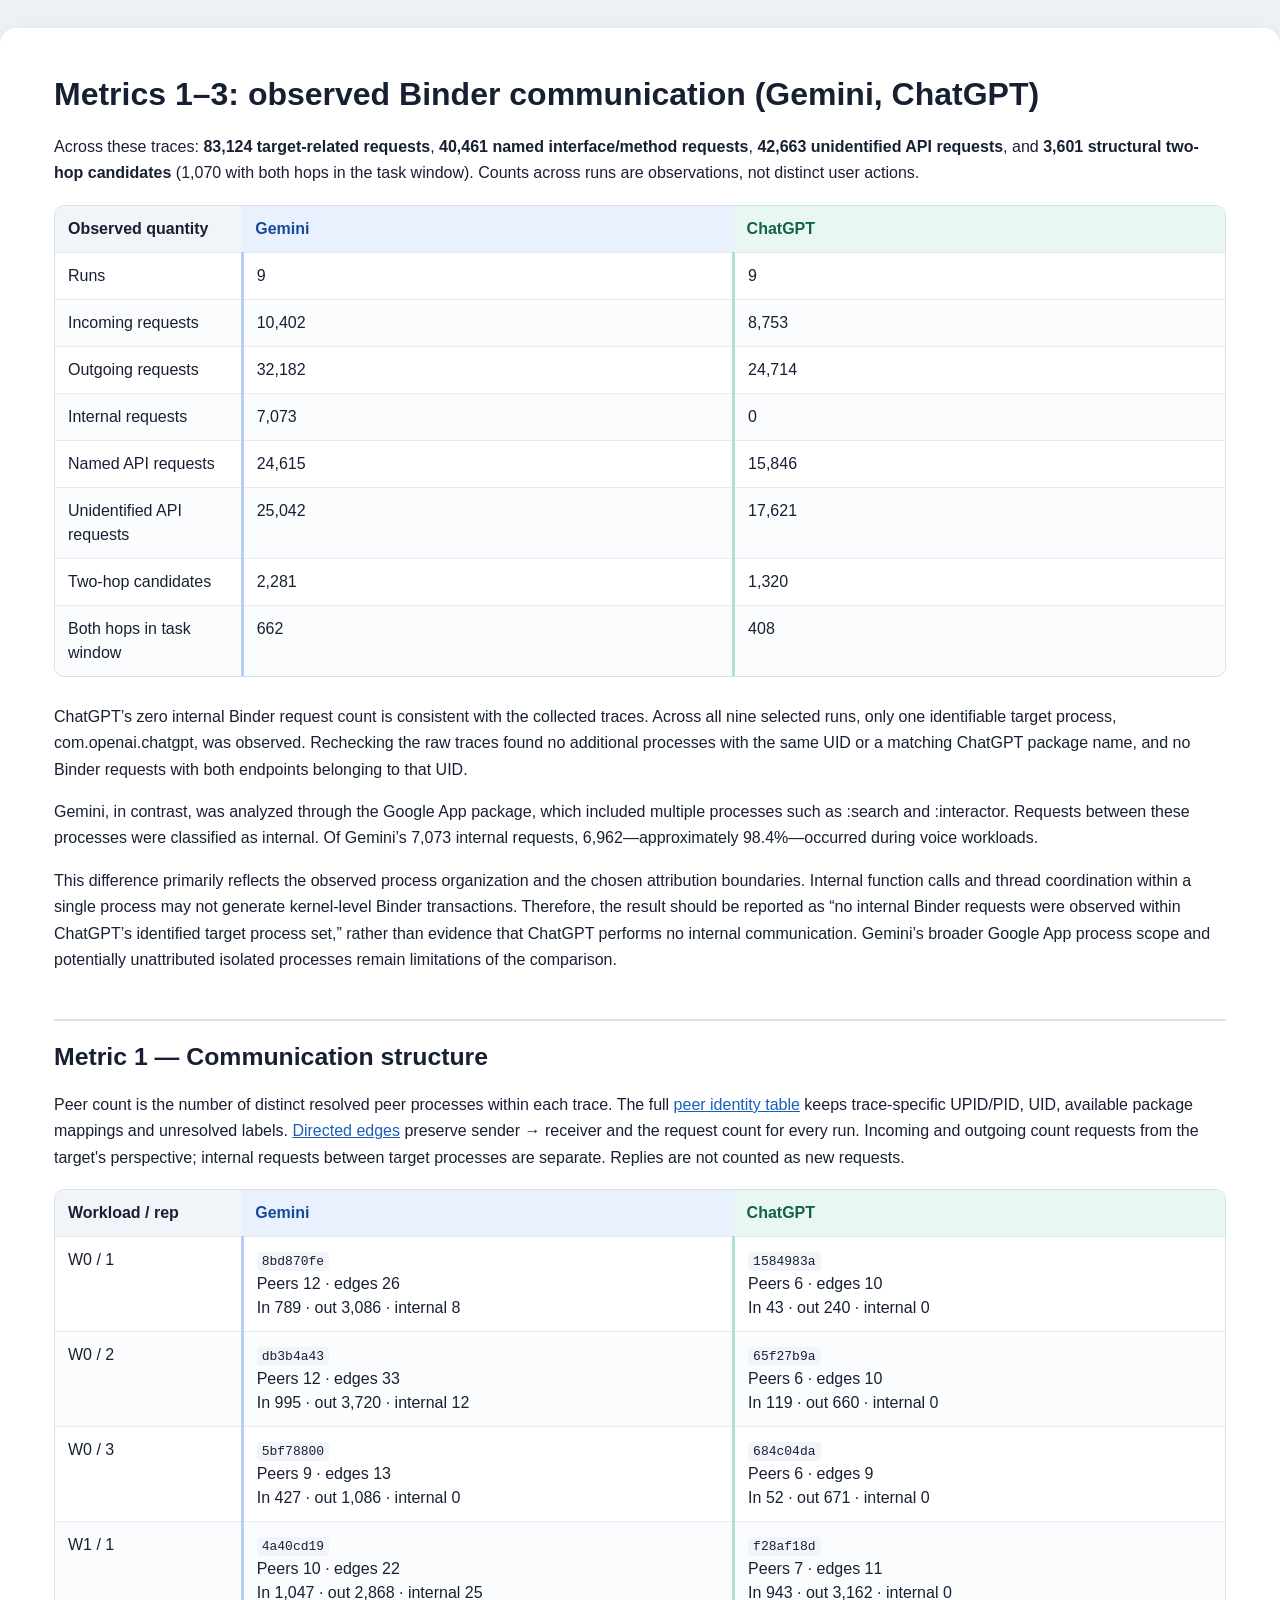
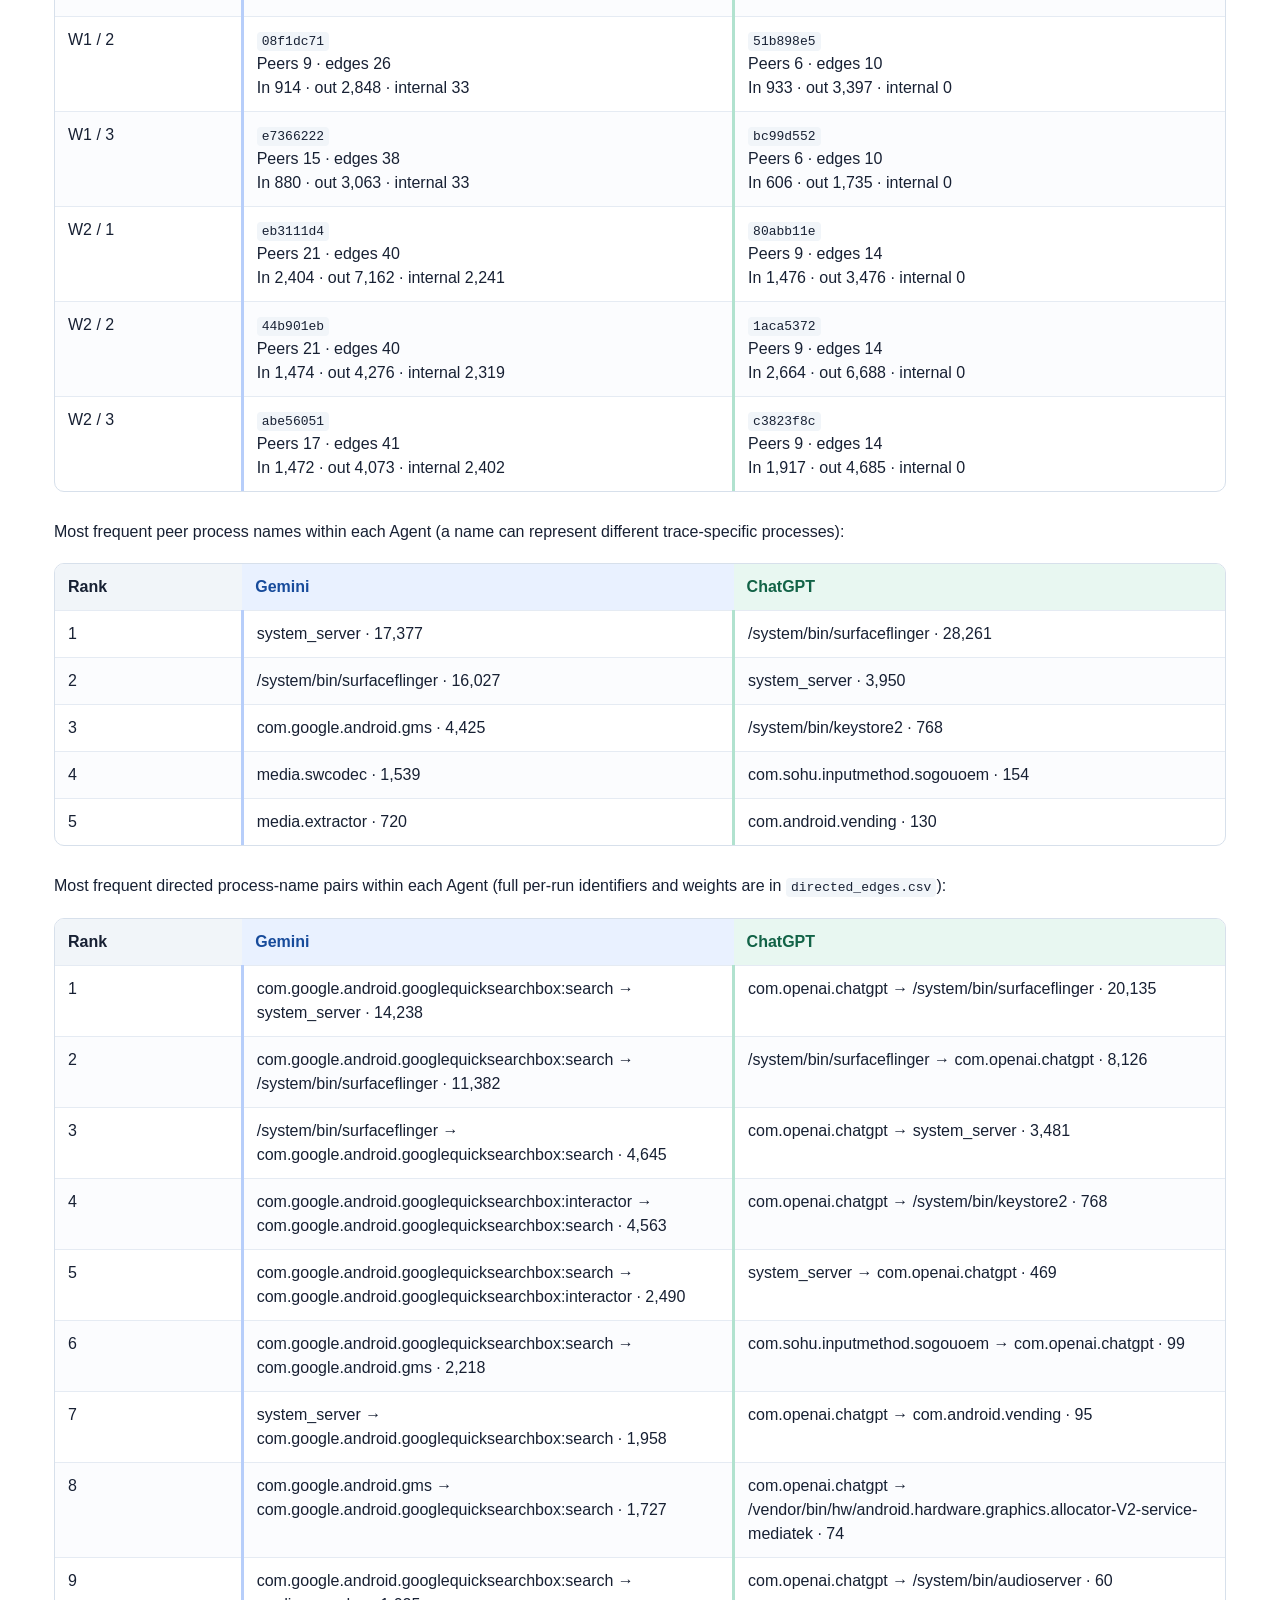
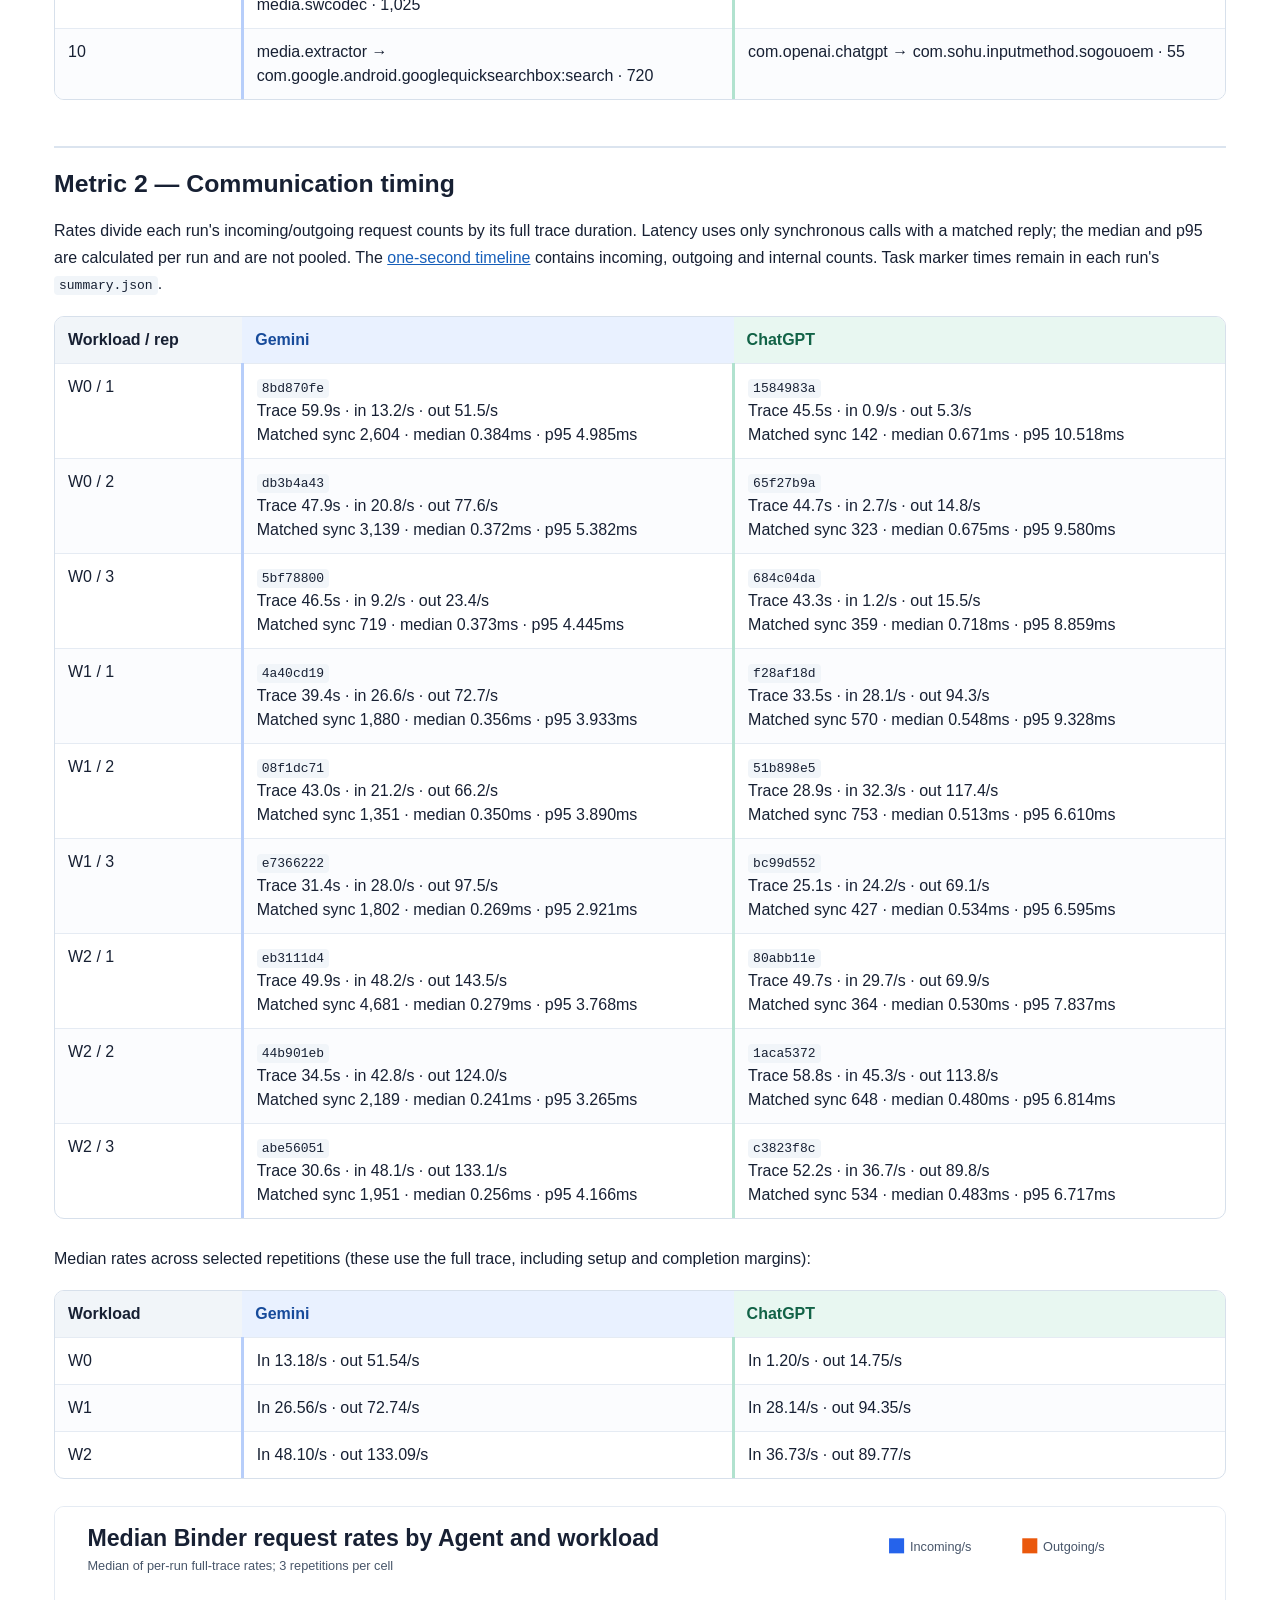
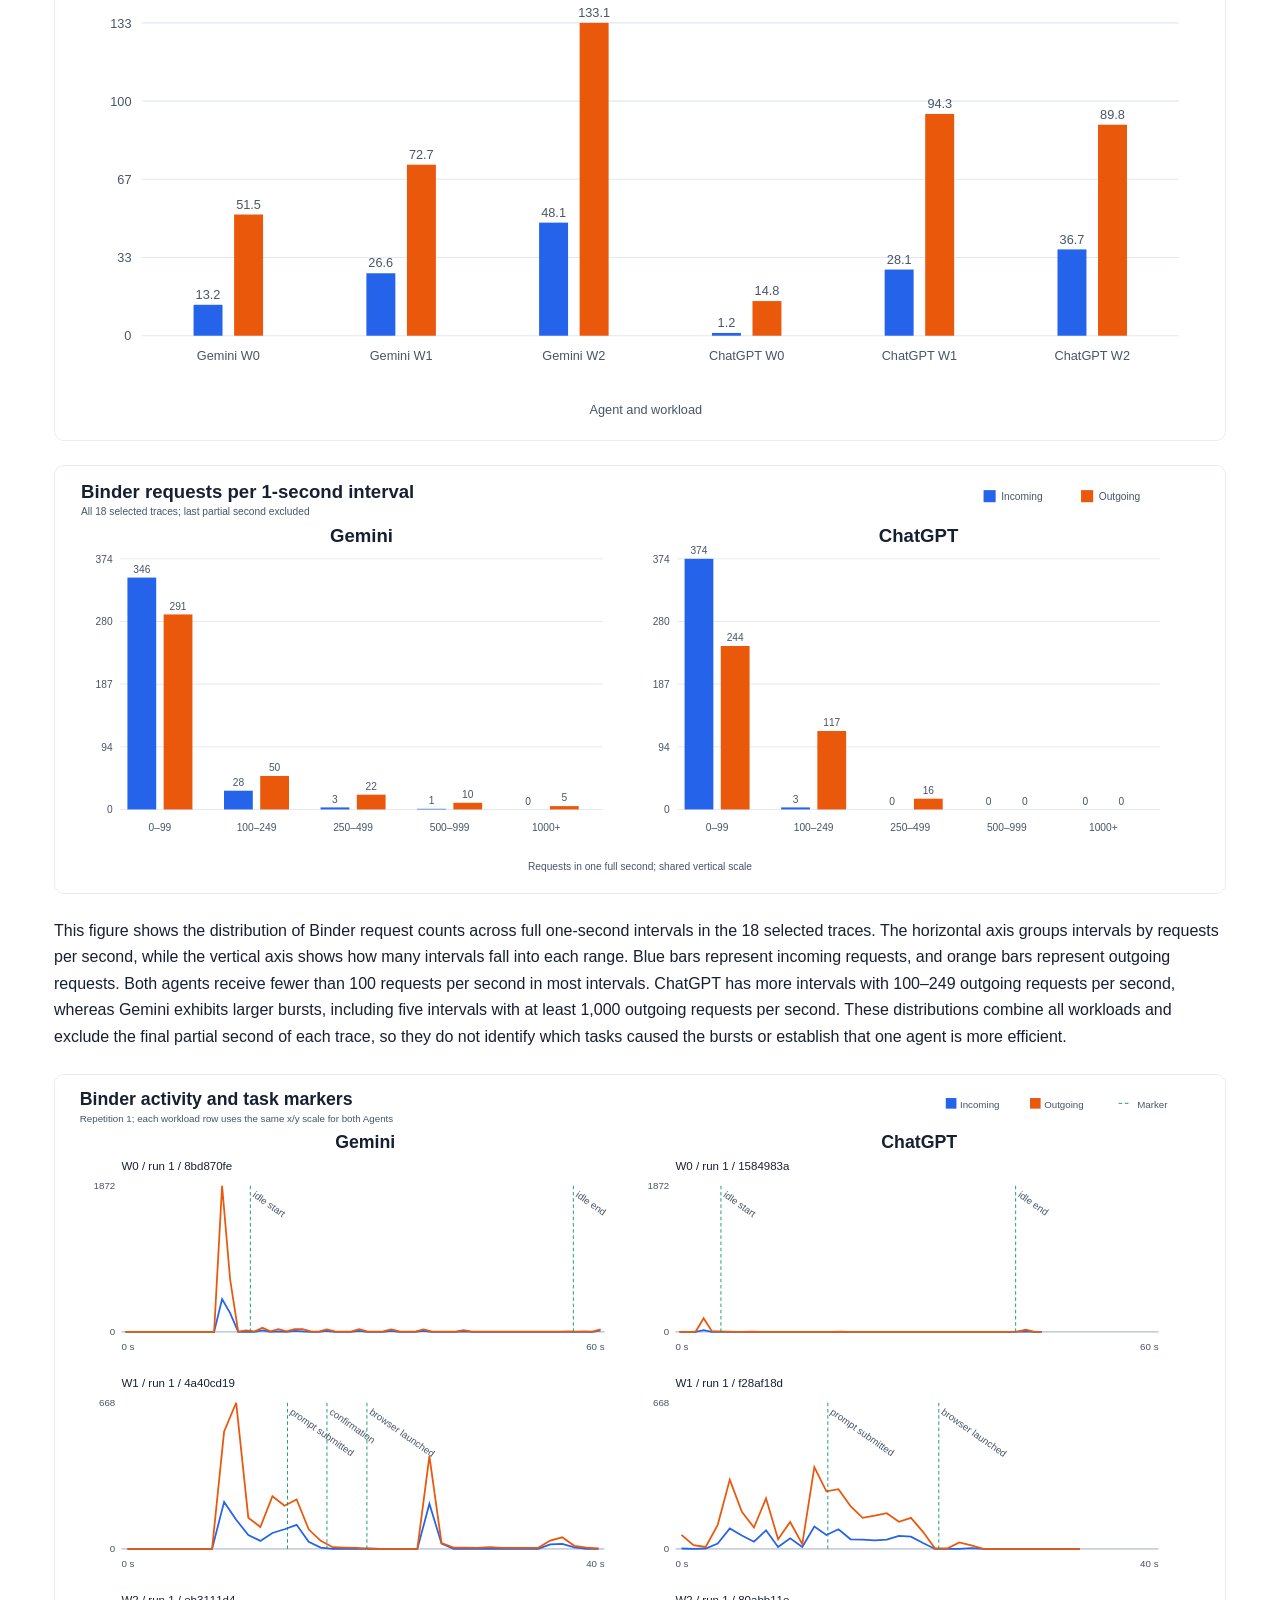
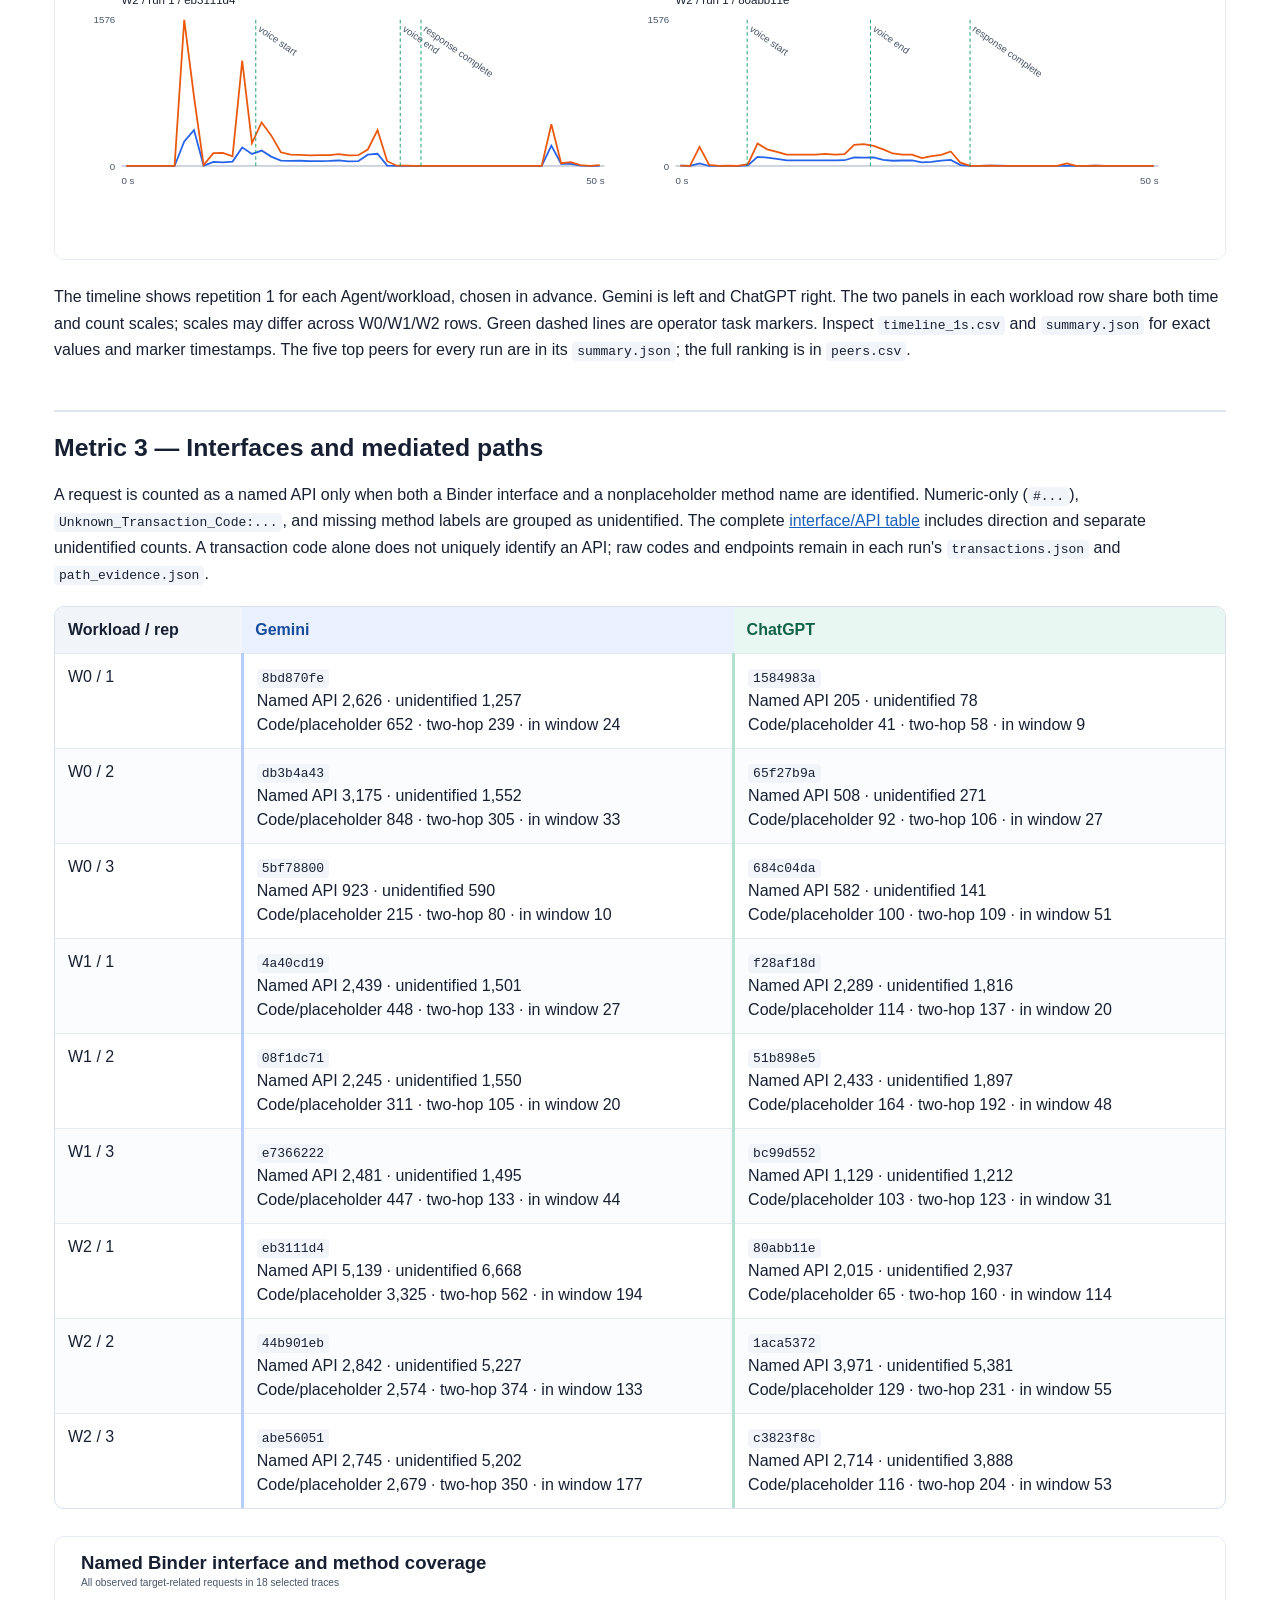
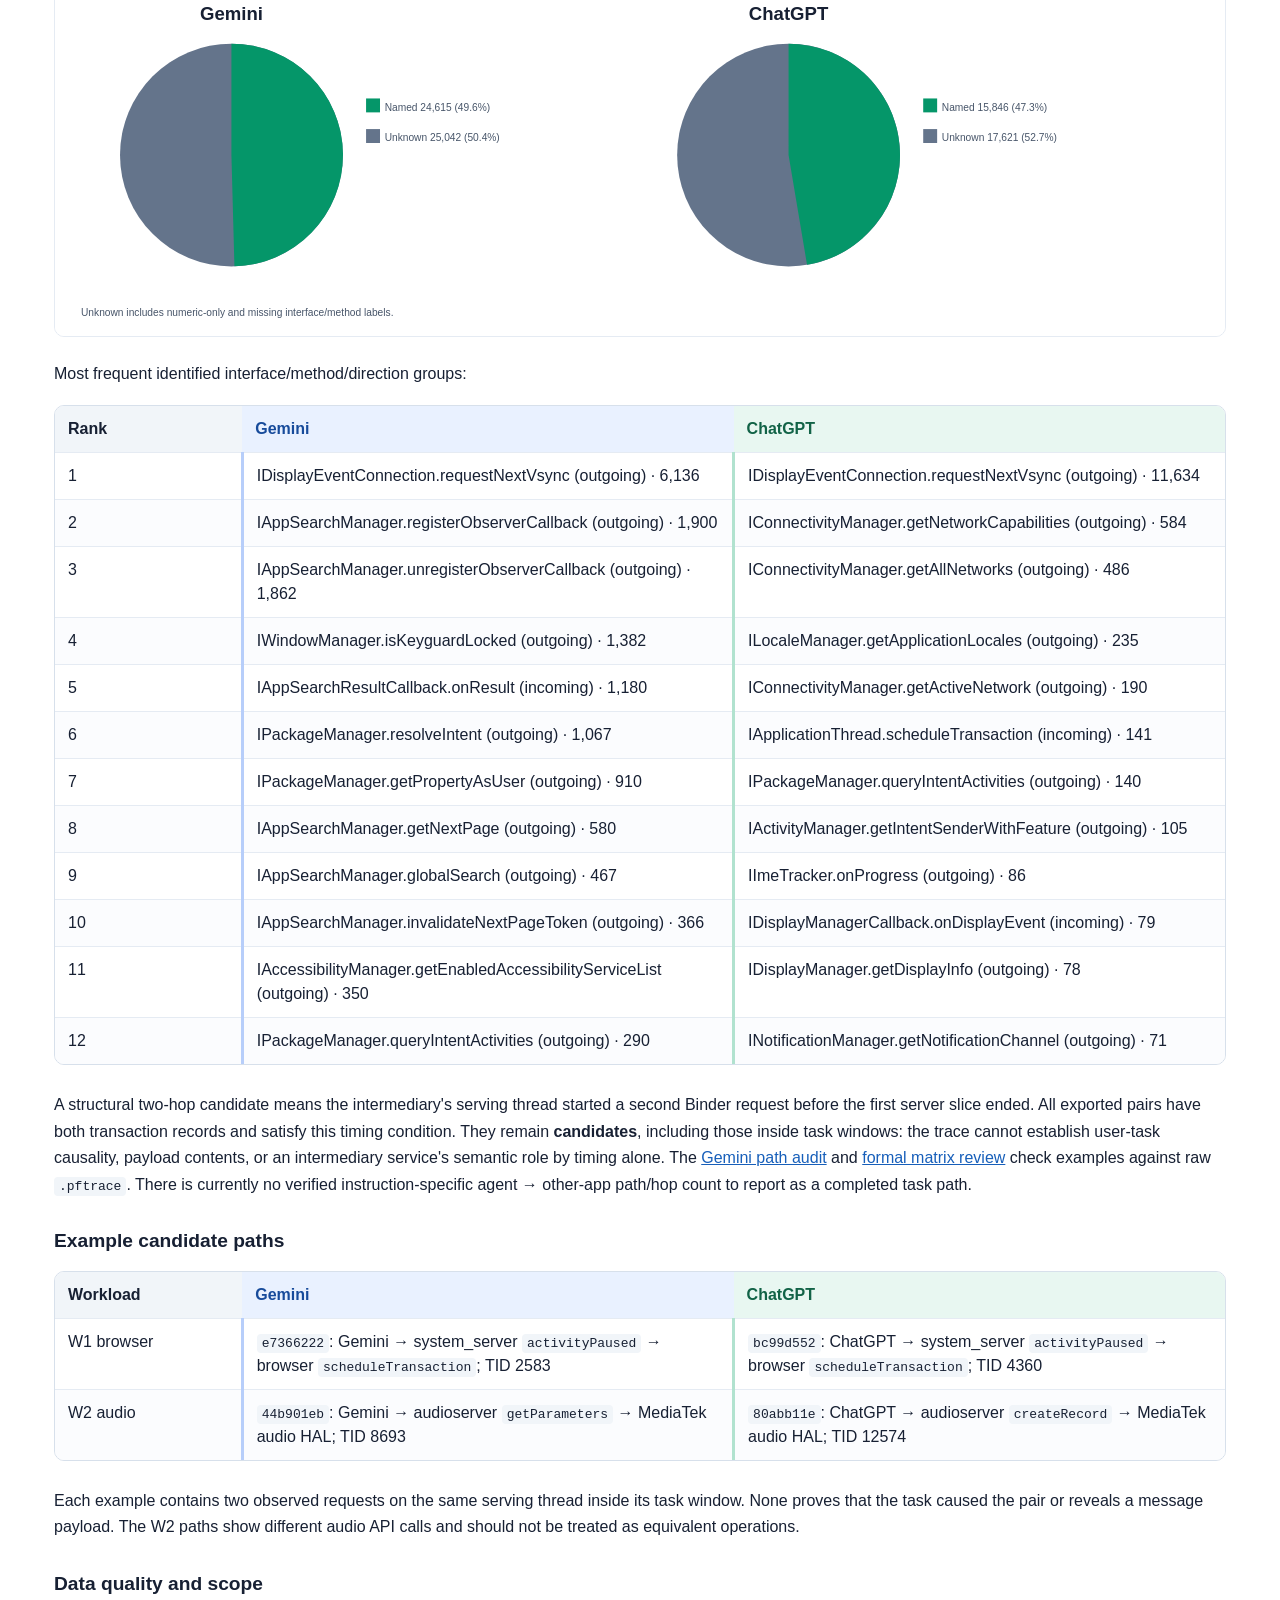
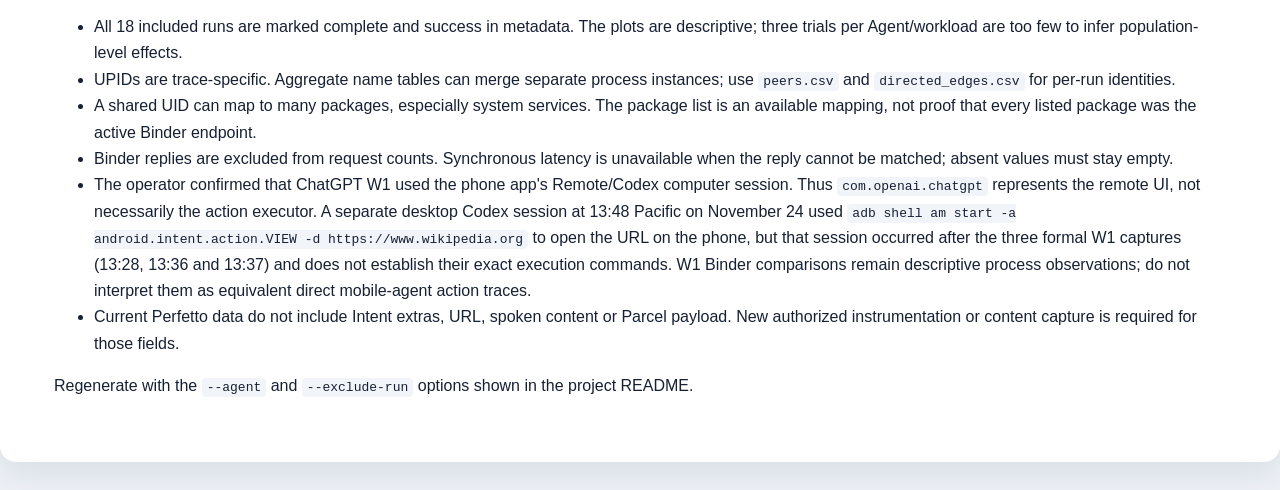
<file: reports/2026-11-24-metrics-1-3-gemini-chatgpt/metrics.html>
<!doctype html>
<html lang="en">
<head>
<meta charset="utf-8">
<meta name="viewport" content="width=device-width, initial-scale=1">
<title>Gemini vs ChatGPT — Metrics 1–3</title>
<style>:root { color-scheme: light; font-family: Segoe UI, Arial, sans-serif; color: #172033; }
* { box-sizing: border-box; }
body { margin: 0; background: #eef2f7; }
main { max-width: 1440px; margin: 28px auto; padding: 46px 54px; background: white;
       box-shadow: 0 12px 35px rgba(24,40,64,.10); border-radius: 16px; }
h1 { margin: 0 0 20px; font-size: 2rem; line-height: 1.25; }
h2 { margin-top: 46px; padding-top: 22px; border-top: 2px solid #dbe4ef; font-size: 1.55rem; }
h3 { margin-top: 32px; font-size: 1.2rem; }
p, li { line-height: 1.65; }
a { color: #175fba; }
code { background: #f1f5f9; padding: 2px 5px; border-radius: 4px; overflow-wrap: anywhere; }
.table-scroll { overflow-x: auto; margin: 18px 0 27px; border: 1px solid #d7e0eb; border-radius: 10px; }
table { width: 100%; min-width: 740px; border-collapse: collapse; table-layout: fixed; }
th, td { text-align: left; vertical-align: top; padding: 11px 13px; border-bottom: 1px solid #e5ebf3;
         line-height: 1.5; overflow-wrap: anywhere; }
th { font-weight: 700; background: #f1f5f9; position: sticky; top: 0; }
th:first-child, td:first-child { width: 16%; }
th:nth-child(2) { background: #e9f1ff; color: #174b9b; }
th:nth-child(3) { background: #e8f7f1; color: #126347; }
td:nth-child(2) { border-left: 3px solid #b7cefa; }
td:nth-child(3) { border-left: 3px solid #b1e2cf; }
tr:nth-child(even) td { background: #fbfcfe; }
tr:last-child td { border-bottom: 0; }
img { display: block; width: 100%; height: auto; margin: 24px auto; border: 1px solid #e5ebf3;
      border-radius: 10px; background: white; }
@media (max-width: 700px) { body { background: white; } main { margin: 0; padding: 22px 16px;
  box-shadow: none; border-radius: 0; } h1 { font-size: 1.5rem; } }
@media print { body { background: white; } main { margin: 0; padding: 0; max-width: none;
  box-shadow: none; } .table-scroll { overflow: visible; break-inside: avoid; }
  table { min-width: 0; font-size: 9pt; } img { break-inside: avoid; }
  h2, h3 { break-after: avoid; } }</style>
</head>
<body>
<main><h1 id="metrics-13-observed-binder-communication-gemini-chatgpt">Metrics 1–3: observed Binder communication (Gemini, ChatGPT)</h1>
<p>Across these traces: <strong>83,124 target-related requests</strong>, <strong>40,461 named interface/method requests</strong>, <strong>42,663 unidentified API requests</strong>, and <strong>3,601 structural two-hop candidates</strong> (1,070 with both hops in the task window). Counts across runs are observations, not distinct user actions.</p>
<div class="table-scroll"><table>
<thead>
<tr>
<th>Observed quantity</th>
<th>Gemini</th>
<th>ChatGPT</th>
</tr>
</thead>
<tbody>
<tr>
<td>Runs</td>
<td>9</td>
<td>9</td>
</tr>
<tr>
<td>Incoming requests</td>
<td>10,402</td>
<td>8,753</td>
</tr>
<tr>
<td>Outgoing requests</td>
<td>32,182</td>
<td>24,714</td>
</tr>
<tr>
<td>Internal requests</td>
<td>7,073</td>
<td>0</td>
</tr>
<tr>
<td>Named API requests</td>
<td>24,615</td>
<td>15,846</td>
</tr>
<tr>
<td>Unidentified API requests</td>
<td>25,042</td>
<td>17,621</td>
</tr>
<tr>
<td>Two-hop candidates</td>
<td>2,281</td>
<td>1,320</td>
</tr>
<tr>
<td>Both hops in task window</td>
<td>662</td>
<td>408</td>
</tr>
</tbody>
</table></div>
<p>ChatGPT’s zero internal Binder request count is consistent with the collected traces. Across all nine selected runs, only one identifiable target process, com.openai.chatgpt, was observed. Rechecking the raw traces found no additional processes with the same UID or a matching ChatGPT package name, and no Binder requests with both endpoints belonging to that UID.</p>
<p>Gemini, in contrast, was analyzed through the Google App package, which included multiple processes such as :search and :interactor. Requests between these processes were classified as internal. Of Gemini’s 7,073 internal requests, 6,962—approximately 98.4%—occurred during voice workloads.</p>
<p>This difference primarily reflects the observed process organization and the chosen attribution boundaries. Internal function calls and thread coordination within a single process may not generate kernel-level Binder transactions. Therefore, the result should be reported as “no internal Binder requests were observed within ChatGPT’s identified target process set,” rather than evidence that ChatGPT performs no internal communication. Gemini’s broader Google App process scope and potentially unattributed isolated processes remain limitations of the comparison.</p>
<h2 id="metric-1-communication-structure">Metric 1 — Communication structure</h2>
<p>Peer count is the number of distinct resolved peer processes within each trace. The full <a href="peers.csv">peer identity table</a> keeps trace-specific UPID/PID, UID, available package mappings and unresolved labels. <a href="directed_edges.csv">Directed edges</a> preserve sender → receiver and the request count for every run. Incoming and outgoing count requests from the target's perspective; internal requests between target processes are separate. Replies are not counted as new requests.</p>
<div class="table-scroll"><table>
<thead>
<tr>
<th>Workload / rep</th>
<th>Gemini</th>
<th>ChatGPT</th>
</tr>
</thead>
<tbody>
<tr>
<td>W0 / 1</td>
<td><code>8bd870fe</code><br>Peers 12 · edges 26<br>In 789 · out 3,086 · internal 8</td>
<td><code>1584983a</code><br>Peers 6 · edges 10<br>In 43 · out 240 · internal 0</td>
</tr>
<tr>
<td>W0 / 2</td>
<td><code>db3b4a43</code><br>Peers 12 · edges 33<br>In 995 · out 3,720 · internal 12</td>
<td><code>65f27b9a</code><br>Peers 6 · edges 10<br>In 119 · out 660 · internal 0</td>
</tr>
<tr>
<td>W0 / 3</td>
<td><code>5bf78800</code><br>Peers 9 · edges 13<br>In 427 · out 1,086 · internal 0</td>
<td><code>684c04da</code><br>Peers 6 · edges 9<br>In 52 · out 671 · internal 0</td>
</tr>
<tr>
<td>W1 / 1</td>
<td><code>4a40cd19</code><br>Peers 10 · edges 22<br>In 1,047 · out 2,868 · internal 25</td>
<td><code>f28af18d</code><br>Peers 7 · edges 11<br>In 943 · out 3,162 · internal 0</td>
</tr>
<tr>
<td>W1 / 2</td>
<td><code>08f1dc71</code><br>Peers 9 · edges 26<br>In 914 · out 2,848 · internal 33</td>
<td><code>51b898e5</code><br>Peers 6 · edges 10<br>In 933 · out 3,397 · internal 0</td>
</tr>
<tr>
<td>W1 / 3</td>
<td><code>e7366222</code><br>Peers 15 · edges 38<br>In 880 · out 3,063 · internal 33</td>
<td><code>bc99d552</code><br>Peers 6 · edges 10<br>In 606 · out 1,735 · internal 0</td>
</tr>
<tr>
<td>W2 / 1</td>
<td><code>eb3111d4</code><br>Peers 21 · edges 40<br>In 2,404 · out 7,162 · internal 2,241</td>
<td><code>80abb11e</code><br>Peers 9 · edges 14<br>In 1,476 · out 3,476 · internal 0</td>
</tr>
<tr>
<td>W2 / 2</td>
<td><code>44b901eb</code><br>Peers 21 · edges 40<br>In 1,474 · out 4,276 · internal 2,319</td>
<td><code>1aca5372</code><br>Peers 9 · edges 14<br>In 2,664 · out 6,688 · internal 0</td>
</tr>
<tr>
<td>W2 / 3</td>
<td><code>abe56051</code><br>Peers 17 · edges 41<br>In 1,472 · out 4,073 · internal 2,402</td>
<td><code>c3823f8c</code><br>Peers 9 · edges 14<br>In 1,917 · out 4,685 · internal 0</td>
</tr>
</tbody>
</table></div>
<p>Most frequent peer process names within each Agent (a name can represent different trace-specific processes):</p>
<div class="table-scroll"><table>
<thead>
<tr>
<th>Rank</th>
<th>Gemini</th>
<th>ChatGPT</th>
</tr>
</thead>
<tbody>
<tr>
<td>1</td>
<td>system_server · 17,377</td>
<td>/system/bin/surfaceflinger · 28,261</td>
</tr>
<tr>
<td>2</td>
<td>/system/bin/surfaceflinger · 16,027</td>
<td>system_server · 3,950</td>
</tr>
<tr>
<td>3</td>
<td>com.google.android.gms · 4,425</td>
<td>/system/bin/keystore2 · 768</td>
</tr>
<tr>
<td>4</td>
<td>media.swcodec · 1,539</td>
<td>com.sohu.inputmethod.sogouoem · 154</td>
</tr>
<tr>
<td>5</td>
<td>media.extractor · 720</td>
<td>com.android.vending · 130</td>
</tr>
</tbody>
</table></div>
<p>Most frequent directed process-name pairs within each Agent (full per-run identifiers and weights are in <code>directed_edges.csv</code>):</p>
<div class="table-scroll"><table>
<thead>
<tr>
<th>Rank</th>
<th>Gemini</th>
<th>ChatGPT</th>
</tr>
</thead>
<tbody>
<tr>
<td>1</td>
<td>com.google.android.googlequicksearchbox:search → system_server · 14,238</td>
<td>com.openai.chatgpt → /system/bin/surfaceflinger · 20,135</td>
</tr>
<tr>
<td>2</td>
<td>com.google.android.googlequicksearchbox:search → /system/bin/surfaceflinger · 11,382</td>
<td>/system/bin/surfaceflinger → com.openai.chatgpt · 8,126</td>
</tr>
<tr>
<td>3</td>
<td>/system/bin/surfaceflinger → com.google.android.googlequicksearchbox:search · 4,645</td>
<td>com.openai.chatgpt → system_server · 3,481</td>
</tr>
<tr>
<td>4</td>
<td>com.google.android.googlequicksearchbox:interactor → com.google.android.googlequicksearchbox:search · 4,563</td>
<td>com.openai.chatgpt → /system/bin/keystore2 · 768</td>
</tr>
<tr>
<td>5</td>
<td>com.google.android.googlequicksearchbox:search → com.google.android.googlequicksearchbox:interactor · 2,490</td>
<td>system_server → com.openai.chatgpt · 469</td>
</tr>
<tr>
<td>6</td>
<td>com.google.android.googlequicksearchbox:search → com.google.android.gms · 2,218</td>
<td>com.sohu.inputmethod.sogouoem → com.openai.chatgpt · 99</td>
</tr>
<tr>
<td>7</td>
<td>system_server → com.google.android.googlequicksearchbox:search · 1,958</td>
<td>com.openai.chatgpt → com.android.vending · 95</td>
</tr>
<tr>
<td>8</td>
<td>com.google.android.gms → com.google.android.googlequicksearchbox:search · 1,727</td>
<td>com.openai.chatgpt → /vendor/bin/hw/android.hardware.graphics.allocator-V2-service-mediatek · 74</td>
</tr>
<tr>
<td>9</td>
<td>com.google.android.googlequicksearchbox:search → media.swcodec · 1,025</td>
<td>com.openai.chatgpt → /system/bin/audioserver · 60</td>
</tr>
<tr>
<td>10</td>
<td>media.extractor → com.google.android.googlequicksearchbox:search · 720</td>
<td>com.openai.chatgpt → com.sohu.inputmethod.sogouoem · 55</td>
</tr>
</tbody>
</table></div>
<h2 id="metric-2-communication-timing">Metric 2 — Communication timing</h2>
<p>Rates divide each run's incoming/outgoing request counts by its full trace duration. Latency uses only synchronous calls with a matched reply; the median and p95 are calculated per run and are not pooled. The <a href="timeline_1s.csv">one-second timeline</a> contains incoming, outgoing and internal counts. Task marker times remain in each run's <code>summary.json</code>.</p>
<div class="table-scroll"><table>
<thead>
<tr>
<th>Workload / rep</th>
<th>Gemini</th>
<th>ChatGPT</th>
</tr>
</thead>
<tbody>
<tr>
<td>W0 / 1</td>
<td><code>8bd870fe</code><br>Trace 59.9s · in 13.2/s · out 51.5/s<br>Matched sync 2,604 · median 0.384ms · p95 4.985ms</td>
<td><code>1584983a</code><br>Trace 45.5s · in 0.9/s · out 5.3/s<br>Matched sync 142 · median 0.671ms · p95 10.518ms</td>
</tr>
<tr>
<td>W0 / 2</td>
<td><code>db3b4a43</code><br>Trace 47.9s · in 20.8/s · out 77.6/s<br>Matched sync 3,139 · median 0.372ms · p95 5.382ms</td>
<td><code>65f27b9a</code><br>Trace 44.7s · in 2.7/s · out 14.8/s<br>Matched sync 323 · median 0.675ms · p95 9.580ms</td>
</tr>
<tr>
<td>W0 / 3</td>
<td><code>5bf78800</code><br>Trace 46.5s · in 9.2/s · out 23.4/s<br>Matched sync 719 · median 0.373ms · p95 4.445ms</td>
<td><code>684c04da</code><br>Trace 43.3s · in 1.2/s · out 15.5/s<br>Matched sync 359 · median 0.718ms · p95 8.859ms</td>
</tr>
<tr>
<td>W1 / 1</td>
<td><code>4a40cd19</code><br>Trace 39.4s · in 26.6/s · out 72.7/s<br>Matched sync 1,880 · median 0.356ms · p95 3.933ms</td>
<td><code>f28af18d</code><br>Trace 33.5s · in 28.1/s · out 94.3/s<br>Matched sync 570 · median 0.548ms · p95 9.328ms</td>
</tr>
<tr>
<td>W1 / 2</td>
<td><code>08f1dc71</code><br>Trace 43.0s · in 21.2/s · out 66.2/s<br>Matched sync 1,351 · median 0.350ms · p95 3.890ms</td>
<td><code>51b898e5</code><br>Trace 28.9s · in 32.3/s · out 117.4/s<br>Matched sync 753 · median 0.513ms · p95 6.610ms</td>
</tr>
<tr>
<td>W1 / 3</td>
<td><code>e7366222</code><br>Trace 31.4s · in 28.0/s · out 97.5/s<br>Matched sync 1,802 · median 0.269ms · p95 2.921ms</td>
<td><code>bc99d552</code><br>Trace 25.1s · in 24.2/s · out 69.1/s<br>Matched sync 427 · median 0.534ms · p95 6.595ms</td>
</tr>
<tr>
<td>W2 / 1</td>
<td><code>eb3111d4</code><br>Trace 49.9s · in 48.2/s · out 143.5/s<br>Matched sync 4,681 · median 0.279ms · p95 3.768ms</td>
<td><code>80abb11e</code><br>Trace 49.7s · in 29.7/s · out 69.9/s<br>Matched sync 364 · median 0.530ms · p95 7.837ms</td>
</tr>
<tr>
<td>W2 / 2</td>
<td><code>44b901eb</code><br>Trace 34.5s · in 42.8/s · out 124.0/s<br>Matched sync 2,189 · median 0.241ms · p95 3.265ms</td>
<td><code>1aca5372</code><br>Trace 58.8s · in 45.3/s · out 113.8/s<br>Matched sync 648 · median 0.480ms · p95 6.814ms</td>
</tr>
<tr>
<td>W2 / 3</td>
<td><code>abe56051</code><br>Trace 30.6s · in 48.1/s · out 133.1/s<br>Matched sync 1,951 · median 0.256ms · p95 4.166ms</td>
<td><code>c3823f8c</code><br>Trace 52.2s · in 36.7/s · out 89.8/s<br>Matched sync 534 · median 0.483ms · p95 6.717ms</td>
</tr>
</tbody>
</table></div>
<p>Median rates across selected repetitions (these use the full trace, including setup and completion margins):</p>
<div class="table-scroll"><table>
<thead>
<tr>
<th>Workload</th>
<th>Gemini</th>
<th>ChatGPT</th>
</tr>
</thead>
<tbody>
<tr>
<td>W0</td>
<td>In 13.18/s · out 51.54/s</td>
<td>In 1.20/s · out 14.75/s</td>
</tr>
<tr>
<td>W1</td>
<td>In 26.56/s · out 72.74/s</td>
<td>In 28.14/s · out 94.35/s</td>
</tr>
<tr>
<td>W2</td>
<td>In 48.10/s · out 133.09/s</td>
<td>In 36.73/s · out 89.77/s</td>
</tr>
</tbody>
</table></div>
<p><img src="[data-uri]" alt="Median incoming and outgoing Binder rates by Agent and workload" /></p>
<p><img src="[data-uri]" alt="Histogram of one-second incoming and outgoing Binder request counts" /></p>
<p>This figure shows the distribution of Binder request counts across full one-second intervals in the 18 selected traces. The horizontal axis groups intervals by requests per second, while the vertical axis shows how many intervals fall into each range. Blue bars represent incoming requests, and orange bars represent outgoing requests. Both agents receive fewer than 100 requests per second in most intervals. ChatGPT has more intervals with 100–249 outgoing requests per second, whereas Gemini exhibits larger bursts, including five intervals with at least 1,000 outgoing requests per second. These distributions combine all workloads and exclude the final partial second of each trace, so they do not identify which tasks caused the bursts or establish that one agent is more efficient.</p>
<p><img src="[data-uri]" alt="One-second Binder activity and task markers for repetition 1 of each Agent and workload" /></p>
<p>The timeline shows repetition 1 for each Agent/workload, chosen in advance. Gemini is left and ChatGPT right. The two panels in each workload row share both time and count scales; scales may differ across W0/W1/W2 rows. Green dashed lines are operator task markers. Inspect <code>timeline_1s.csv</code> and <code>summary.json</code> for exact values and marker timestamps. The five top peers for every run are in its <code>summary.json</code>; the full ranking is in <code>peers.csv</code>.</p>
<h2 id="metric-3-interfaces-and-mediated-paths">Metric 3 — Interfaces and mediated paths</h2>
<p>A request is counted as a named API only when both a Binder interface and a nonplaceholder method name are identified. Numeric-only (<code>#...</code>), <code>Unknown_Transaction_Code:...</code>, and missing method labels are grouped as unidentified. The complete <a href="api_counts.csv">interface/API table</a> includes direction and separate unidentified counts. A transaction code alone does not uniquely identify an API; raw codes and endpoints remain in each run's <code>transactions.json</code> and <code>path_evidence.json</code>.</p>
<div class="table-scroll"><table>
<thead>
<tr>
<th>Workload / rep</th>
<th>Gemini</th>
<th>ChatGPT</th>
</tr>
</thead>
<tbody>
<tr>
<td>W0 / 1</td>
<td><code>8bd870fe</code><br>Named API 2,626 · unidentified 1,257<br>Code/placeholder 652 · two-hop 239 · in window 24</td>
<td><code>1584983a</code><br>Named API 205 · unidentified 78<br>Code/placeholder 41 · two-hop 58 · in window 9</td>
</tr>
<tr>
<td>W0 / 2</td>
<td><code>db3b4a43</code><br>Named API 3,175 · unidentified 1,552<br>Code/placeholder 848 · two-hop 305 · in window 33</td>
<td><code>65f27b9a</code><br>Named API 508 · unidentified 271<br>Code/placeholder 92 · two-hop 106 · in window 27</td>
</tr>
<tr>
<td>W0 / 3</td>
<td><code>5bf78800</code><br>Named API 923 · unidentified 590<br>Code/placeholder 215 · two-hop 80 · in window 10</td>
<td><code>684c04da</code><br>Named API 582 · unidentified 141<br>Code/placeholder 100 · two-hop 109 · in window 51</td>
</tr>
<tr>
<td>W1 / 1</td>
<td><code>4a40cd19</code><br>Named API 2,439 · unidentified 1,501<br>Code/placeholder 448 · two-hop 133 · in window 27</td>
<td><code>f28af18d</code><br>Named API 2,289 · unidentified 1,816<br>Code/placeholder 114 · two-hop 137 · in window 20</td>
</tr>
<tr>
<td>W1 / 2</td>
<td><code>08f1dc71</code><br>Named API 2,245 · unidentified 1,550<br>Code/placeholder 311 · two-hop 105 · in window 20</td>
<td><code>51b898e5</code><br>Named API 2,433 · unidentified 1,897<br>Code/placeholder 164 · two-hop 192 · in window 48</td>
</tr>
<tr>
<td>W1 / 3</td>
<td><code>e7366222</code><br>Named API 2,481 · unidentified 1,495<br>Code/placeholder 447 · two-hop 133 · in window 44</td>
<td><code>bc99d552</code><br>Named API 1,129 · unidentified 1,212<br>Code/placeholder 103 · two-hop 123 · in window 31</td>
</tr>
<tr>
<td>W2 / 1</td>
<td><code>eb3111d4</code><br>Named API 5,139 · unidentified 6,668<br>Code/placeholder 3,325 · two-hop 562 · in window 194</td>
<td><code>80abb11e</code><br>Named API 2,015 · unidentified 2,937<br>Code/placeholder 65 · two-hop 160 · in window 114</td>
</tr>
<tr>
<td>W2 / 2</td>
<td><code>44b901eb</code><br>Named API 2,842 · unidentified 5,227<br>Code/placeholder 2,574 · two-hop 374 · in window 133</td>
<td><code>1aca5372</code><br>Named API 3,971 · unidentified 5,381<br>Code/placeholder 129 · two-hop 231 · in window 55</td>
</tr>
<tr>
<td>W2 / 3</td>
<td><code>abe56051</code><br>Named API 2,745 · unidentified 5,202<br>Code/placeholder 2,679 · two-hop 350 · in window 177</td>
<td><code>c3823f8c</code><br>Named API 2,714 · unidentified 3,888<br>Code/placeholder 116 · two-hop 204 · in window 53</td>
</tr>
</tbody>
</table></div>
<p><img src="[data-uri]" alt="Side-by-side pie charts of named and unidentified API requests for Gemini and ChatGPT" /></p>
<p>Most frequent identified interface/method/direction groups:</p>
<div class="table-scroll"><table>
<thead>
<tr>
<th>Rank</th>
<th>Gemini</th>
<th>ChatGPT</th>
</tr>
</thead>
<tbody>
<tr>
<td>1</td>
<td>IDisplayEventConnection.requestNextVsync (outgoing) · 6,136</td>
<td>IDisplayEventConnection.requestNextVsync (outgoing) · 11,634</td>
</tr>
<tr>
<td>2</td>
<td>IAppSearchManager.registerObserverCallback (outgoing) · 1,900</td>
<td>IConnectivityManager.getNetworkCapabilities (outgoing) · 584</td>
</tr>
<tr>
<td>3</td>
<td>IAppSearchManager.unregisterObserverCallback (outgoing) · 1,862</td>
<td>IConnectivityManager.getAllNetworks (outgoing) · 486</td>
</tr>
<tr>
<td>4</td>
<td>IWindowManager.isKeyguardLocked (outgoing) · 1,382</td>
<td>ILocaleManager.getApplicationLocales (outgoing) · 235</td>
</tr>
<tr>
<td>5</td>
<td>IAppSearchResultCallback.onResult (incoming) · 1,180</td>
<td>IConnectivityManager.getActiveNetwork (outgoing) · 190</td>
</tr>
<tr>
<td>6</td>
<td>IPackageManager.resolveIntent (outgoing) · 1,067</td>
<td>IApplicationThread.scheduleTransaction (incoming) · 141</td>
</tr>
<tr>
<td>7</td>
<td>IPackageManager.getPropertyAsUser (outgoing) · 910</td>
<td>IPackageManager.queryIntentActivities (outgoing) · 140</td>
</tr>
<tr>
<td>8</td>
<td>IAppSearchManager.getNextPage (outgoing) · 580</td>
<td>IActivityManager.getIntentSenderWithFeature (outgoing) · 105</td>
</tr>
<tr>
<td>9</td>
<td>IAppSearchManager.globalSearch (outgoing) · 467</td>
<td>IImeTracker.onProgress (outgoing) · 86</td>
</tr>
<tr>
<td>10</td>
<td>IAppSearchManager.invalidateNextPageToken (outgoing) · 366</td>
<td>IDisplayManagerCallback.onDisplayEvent (incoming) · 79</td>
</tr>
<tr>
<td>11</td>
<td>IAccessibilityManager.getEnabledAccessibilityServiceList (outgoing) · 350</td>
<td>IDisplayManager.getDisplayInfo (outgoing) · 78</td>
</tr>
<tr>
<td>12</td>
<td>IPackageManager.queryIntentActivities (outgoing) · 290</td>
<td>INotificationManager.getNotificationChannel (outgoing) · 71</td>
</tr>
</tbody>
</table></div>
<p>A structural two-hop candidate means the intermediary's serving thread started a second Binder request before the first server slice ended. All exported pairs have both transaction records and satisfy this timing condition. They remain <strong>candidates</strong>, including those inside task windows: the trace cannot establish user-task causality, payload contents, or an intermediary service's semantic role by timing alone. The <a href="../2026-11-23-path-review.md">Gemini path audit</a> and <a href="../2026-11-24-formal-matrix.md">formal matrix review</a> check examples against raw <code>.pftrace</code>. There is currently no verified instruction-specific agent → other-app path/hop count to report as a completed task path.</p>
<h3 id="example-candidate-paths">Example candidate paths</h3>
<div class="table-scroll"><table>
<thead>
<tr>
<th>Workload</th>
<th>Gemini</th>
<th>ChatGPT</th>
</tr>
</thead>
<tbody>
<tr>
<td>W1 browser</td>
<td><code>e7366222</code>: Gemini → system_server <code>activityPaused</code> → browser <code>scheduleTransaction</code>; TID 2583</td>
<td><code>bc99d552</code>: ChatGPT → system_server <code>activityPaused</code> → browser <code>scheduleTransaction</code>; TID 4360</td>
</tr>
<tr>
<td>W2 audio</td>
<td><code>44b901eb</code>: Gemini → audioserver <code>getParameters</code> → MediaTek audio HAL; TID 8693</td>
<td><code>80abb11e</code>: ChatGPT → audioserver <code>createRecord</code> → MediaTek audio HAL; TID 12574</td>
</tr>
</tbody>
</table></div>
<p>Each example contains two observed requests on the same serving thread inside its task window. None proves that the task caused the pair or reveals a message payload. The W2 paths show different audio API calls and should not be treated as equivalent operations.</p>
<h3 id="data-quality-and-scope">Data quality and scope</h3>
<ul>
<li>All 18 included runs are marked complete and success in metadata. The plots are descriptive; three trials per Agent/workload are too few to infer population-level effects.</li>
<li>UPIDs are trace-specific. Aggregate name tables can merge separate process instances; use <code>peers.csv</code> and <code>directed_edges.csv</code> for per-run identities.</li>
<li>A shared UID can map to many packages, especially system services. The package list is an available mapping, not proof that every listed package was the active Binder endpoint.</li>
<li>Binder replies are excluded from request counts. Synchronous latency is unavailable when the reply cannot be matched; absent values must stay empty.</li>
<li>The operator confirmed that ChatGPT W1 used the phone app's Remote/Codex computer session. Thus <code>com.openai.chatgpt</code> represents the remote UI, not necessarily the action executor. A separate desktop Codex session at 13:48 Pacific on November 24 used <code>adb shell am start -a android.intent.action.VIEW -d https://www.wikipedia.org</code> to open the URL on the phone, but that session occurred after the three formal W1 captures (13:28, 13:36 and 13:37) and does not establish their exact execution commands. W1 Binder comparisons remain descriptive process observations; do not interpret them as equivalent direct mobile-agent action traces.</li>
<li>Current Perfetto data do not include Intent extras, URL, spoken content or Parcel payload. New authorized instrumentation or content capture is required for those fields.</li>
</ul>
<p>Regenerate with the <code>--agent</code> and <code>--exclude-run</code> options shown in the project README.</p>
</main>
</body>
</html>
</file>
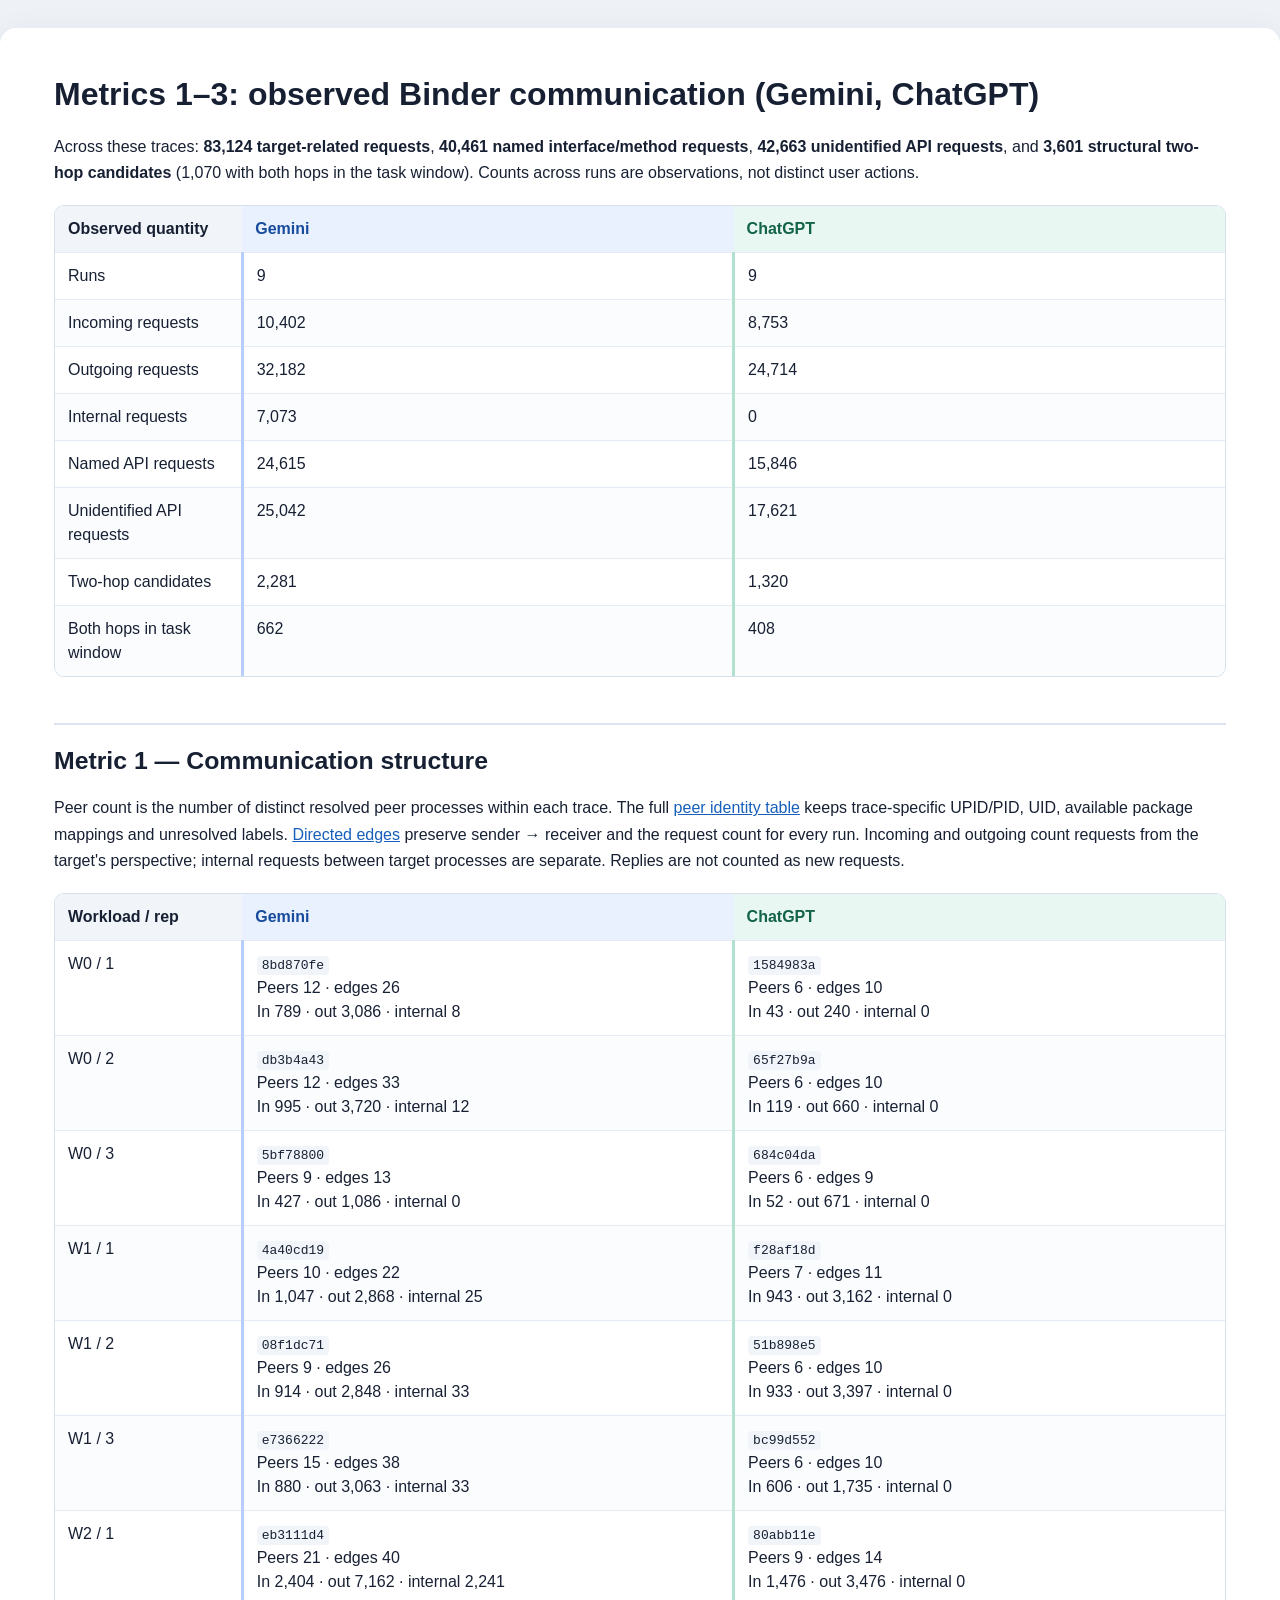
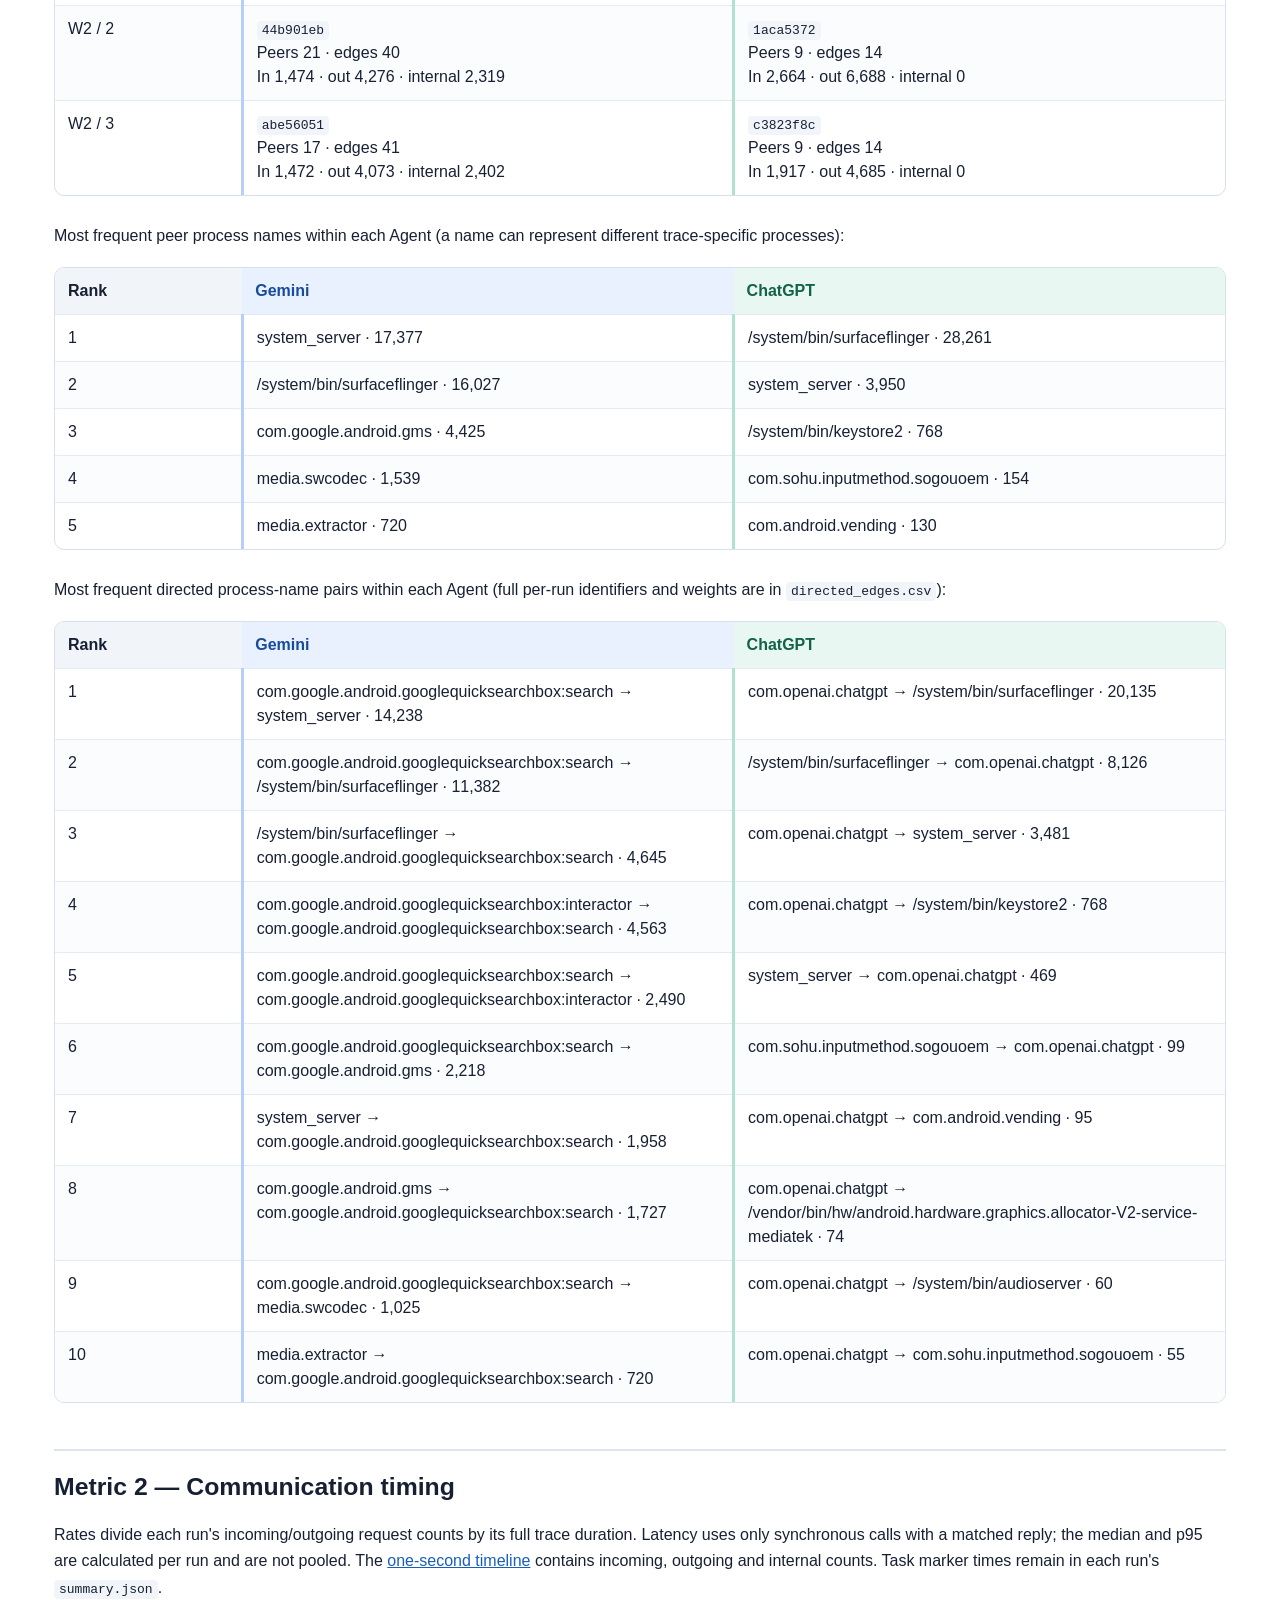
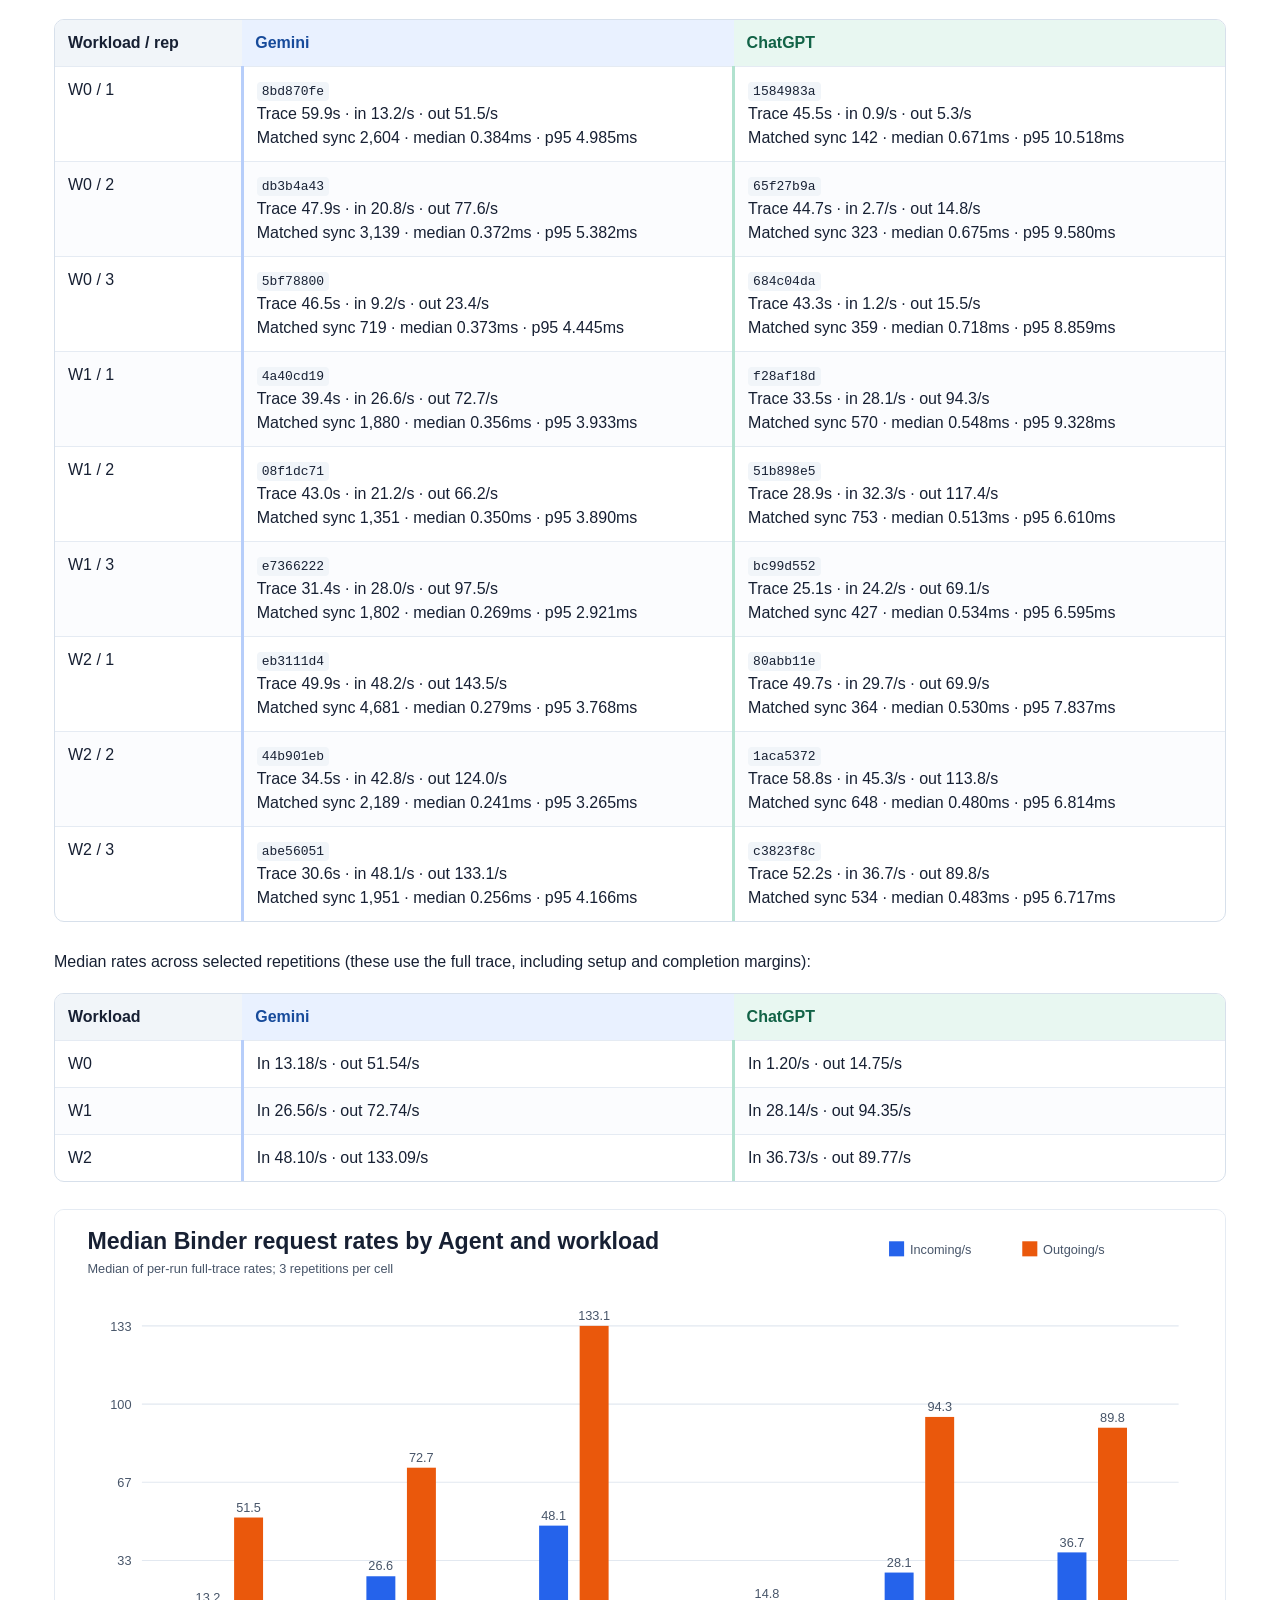
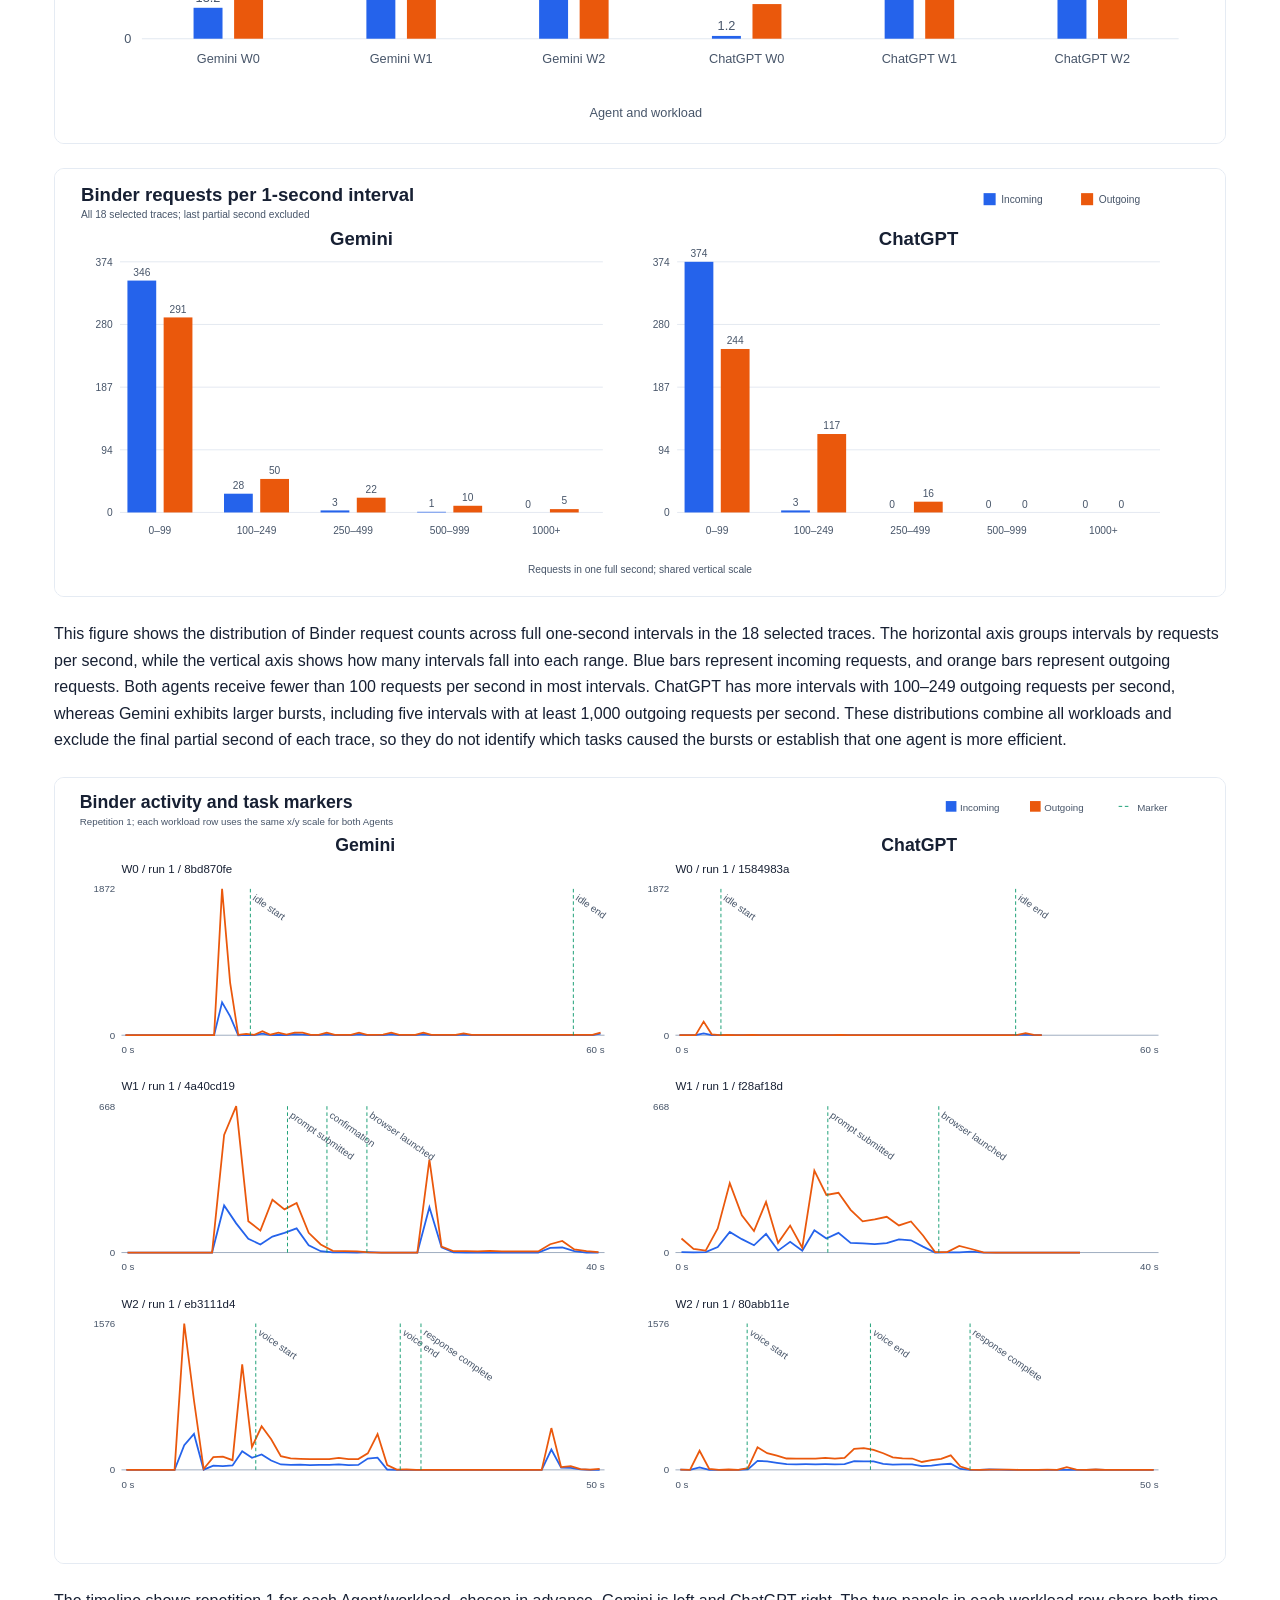
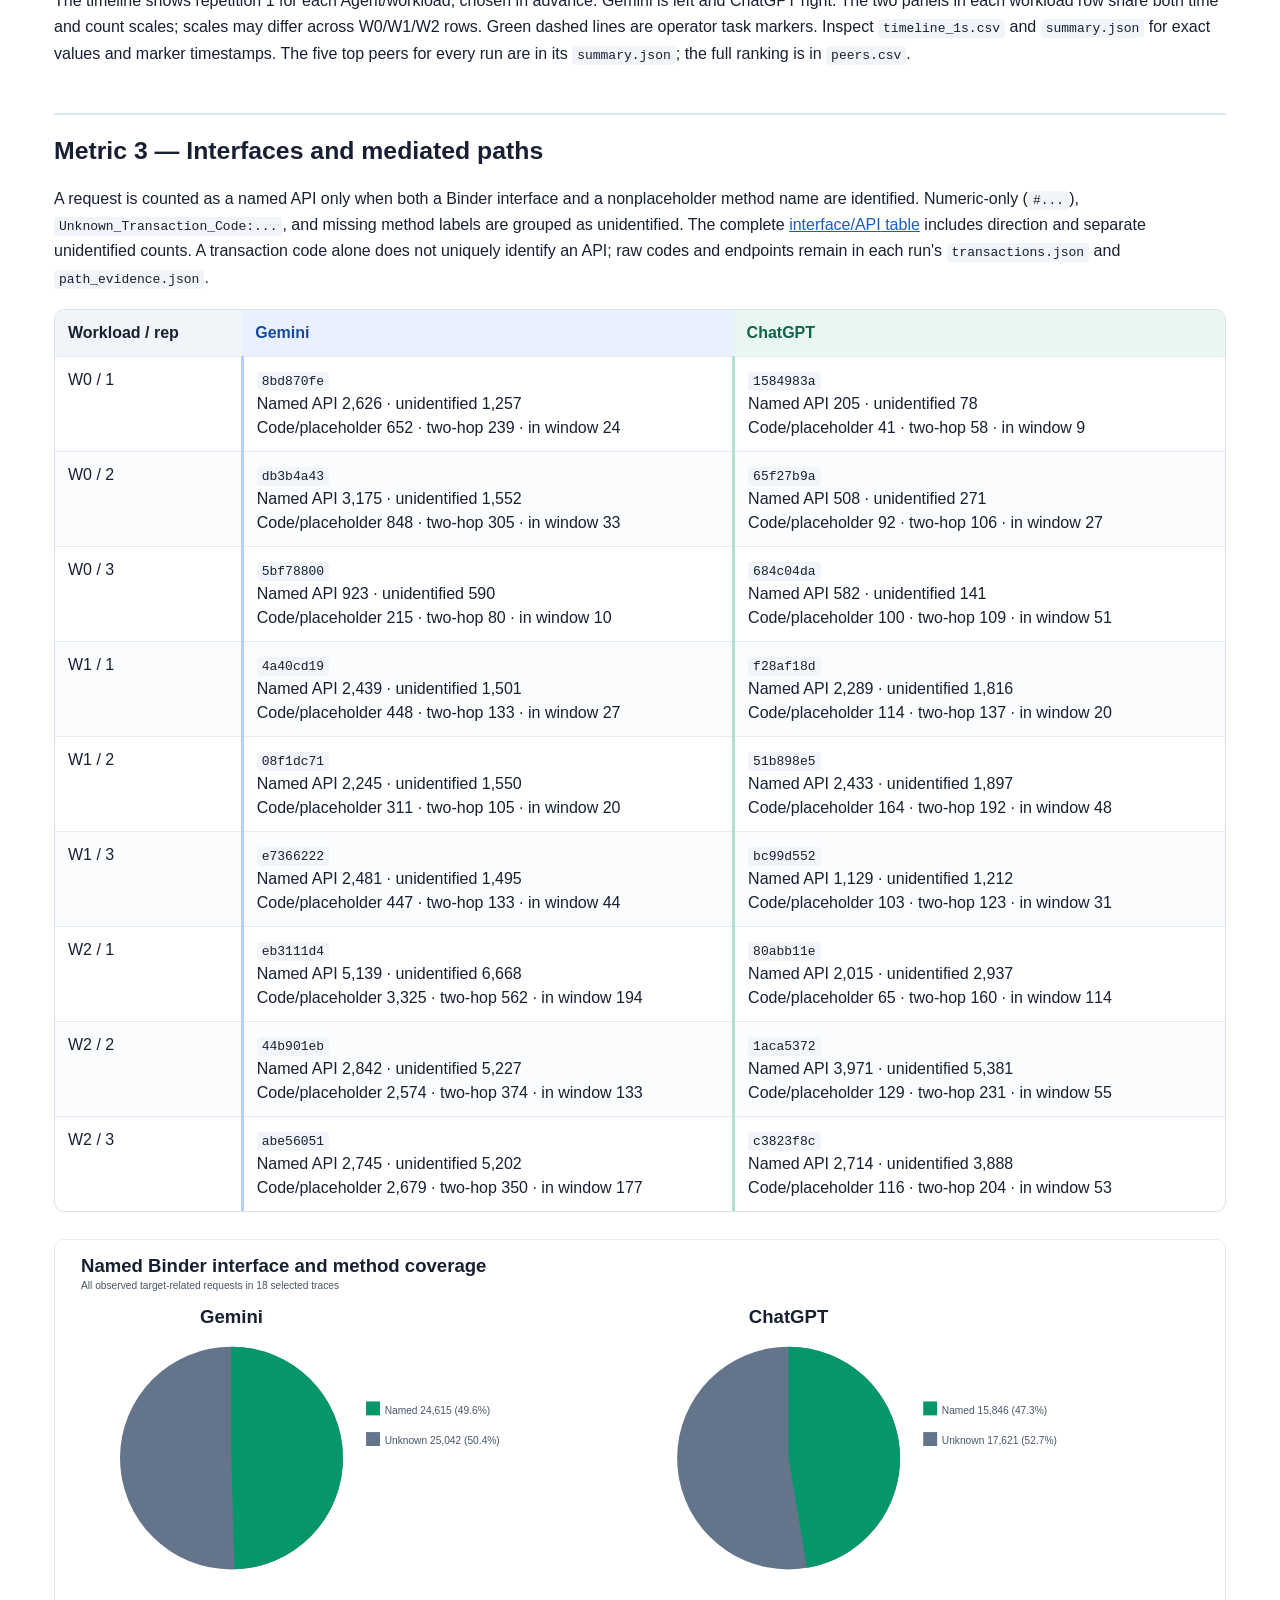
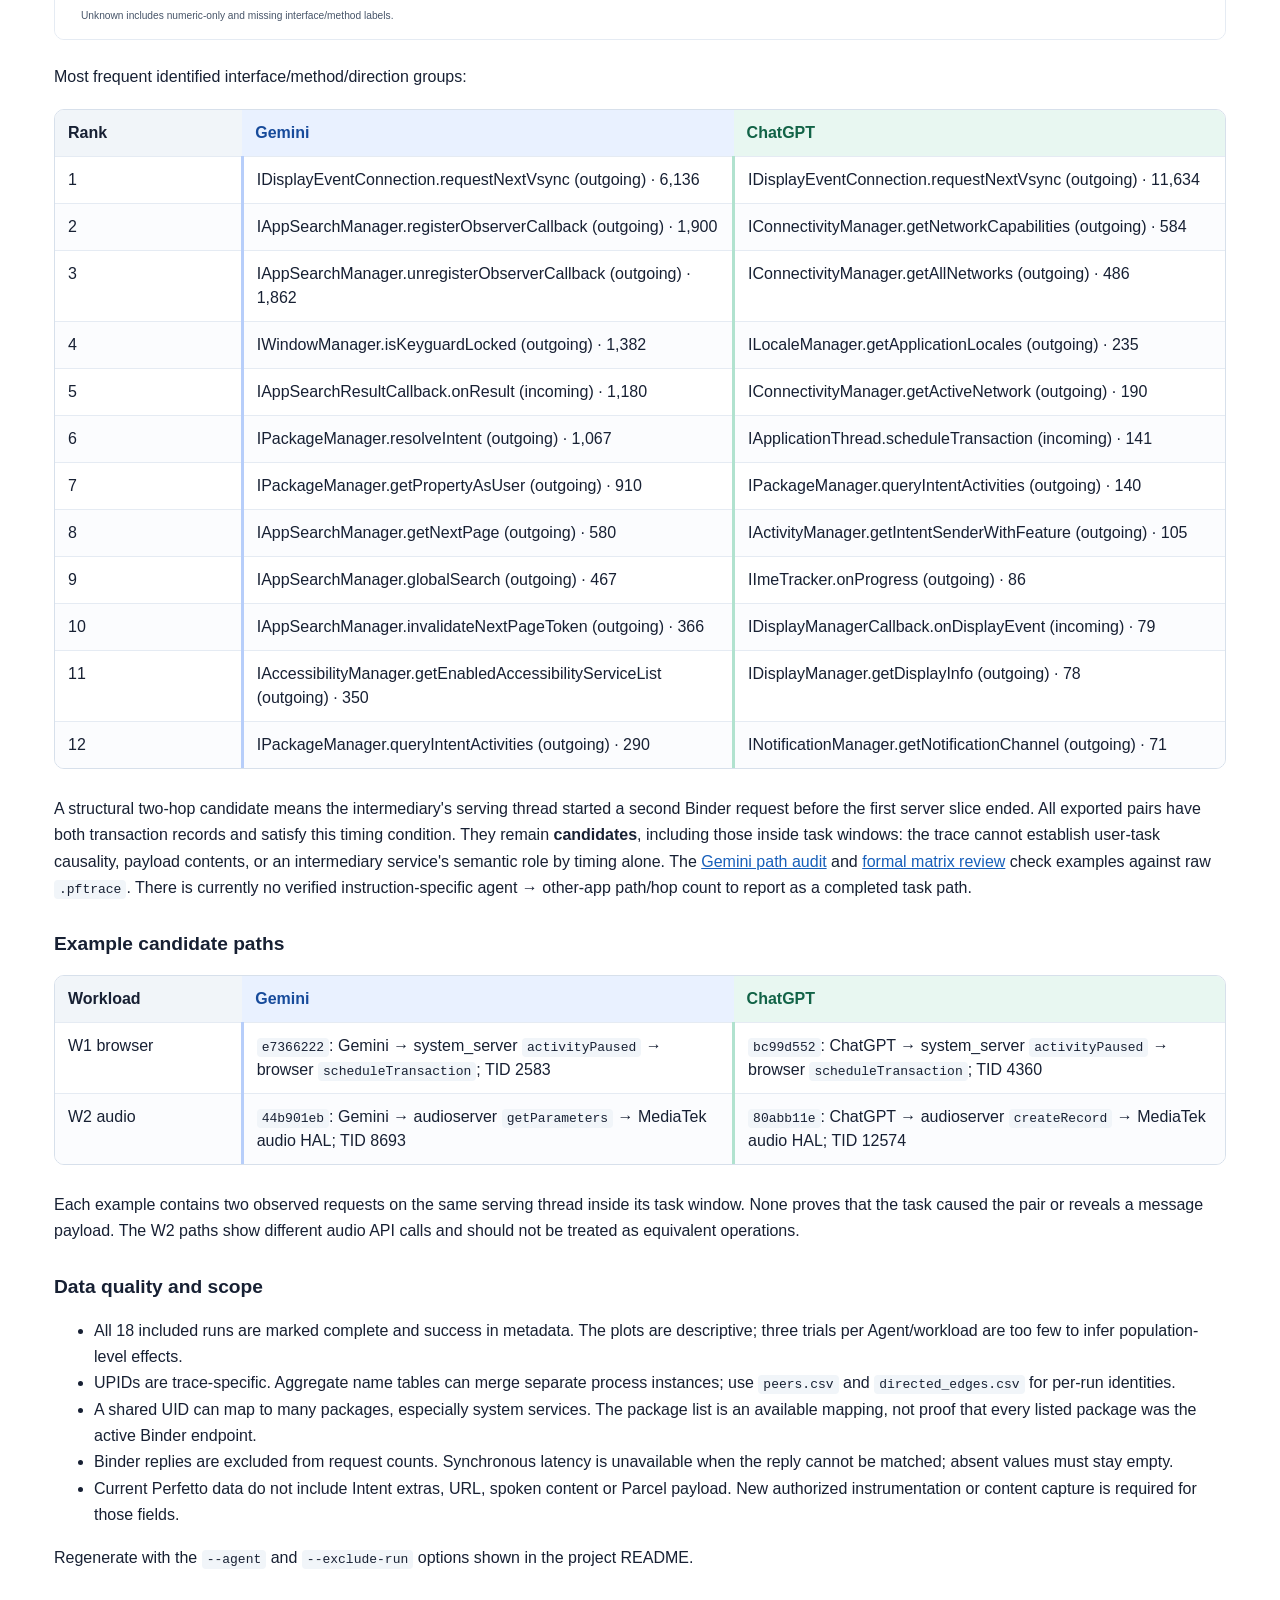
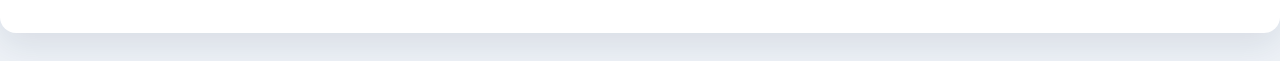
<file: reports/2026-11-24-metrics-1-3-gemini-chatgpt/metrics_2026-11-25.html>
<!doctype html>
<html lang="en">
<head>
<meta charset="utf-8">
<meta name="viewport" content="width=device-width, initial-scale=1">
<title>Gemini vs ChatGPT — Metrics 1–3</title>
<style>:root { color-scheme: light; font-family: Segoe UI, Arial, sans-serif; color: #172033; }
* { box-sizing: border-box; }
body { margin: 0; background: #eef2f7; }
main { max-width: 1440px; margin: 28px auto; padding: 46px 54px; background: white;
       box-shadow: 0 12px 35px rgba(24,40,64,.10); border-radius: 16px; }
h1 { margin: 0 0 20px; font-size: 2rem; line-height: 1.25; }
h2 { margin-top: 46px; padding-top: 22px; border-top: 2px solid #dbe4ef; font-size: 1.55rem; }
h3 { margin-top: 32px; font-size: 1.2rem; }
p, li { line-height: 1.65; }
a { color: #175fba; }
code { background: #f1f5f9; padding: 2px 5px; border-radius: 4px; overflow-wrap: anywhere; }
.table-scroll { overflow-x: auto; margin: 18px 0 27px; border: 1px solid #d7e0eb; border-radius: 10px; }
table { width: 100%; min-width: 740px; border-collapse: collapse; table-layout: fixed; }
th, td { text-align: left; vertical-align: top; padding: 11px 13px; border-bottom: 1px solid #e5ebf3;
         line-height: 1.5; overflow-wrap: anywhere; }
th { font-weight: 700; background: #f1f5f9; position: sticky; top: 0; }
th:first-child, td:first-child { width: 16%; }
th:nth-child(2) { background: #e9f1ff; color: #174b9b; }
th:nth-child(3) { background: #e8f7f1; color: #126347; }
td:nth-child(2) { border-left: 3px solid #b7cefa; }
td:nth-child(3) { border-left: 3px solid #b1e2cf; }
tr:nth-child(even) td { background: #fbfcfe; }
tr:last-child td { border-bottom: 0; }
img { display: block; width: 100%; height: auto; margin: 24px auto; border: 1px solid #e5ebf3;
      border-radius: 10px; background: white; }
@media (max-width: 700px) { body { background: white; } main { margin: 0; padding: 22px 16px;
  box-shadow: none; border-radius: 0; } h1 { font-size: 1.5rem; } }
@media print { body { background: white; } main { margin: 0; padding: 0; max-width: none;
  box-shadow: none; } .table-scroll { overflow: visible; break-inside: avoid; }
  table { min-width: 0; font-size: 9pt; } img { break-inside: avoid; }
  h2, h3 { break-after: avoid; } }</style>
</head>
<body>
<main><h1 id="metrics-13-observed-binder-communication-gemini-chatgpt">Metrics 1–3: observed Binder communication (Gemini, ChatGPT)</h1>
<p>Across these traces: <strong>83,124 target-related requests</strong>, <strong>40,461 named interface/method requests</strong>, <strong>42,663 unidentified API requests</strong>, and <strong>3,601 structural two-hop candidates</strong> (1,070 with both hops in the task window). Counts across runs are observations, not distinct user actions.</p>
<div class="table-scroll"><table>
<thead>
<tr>
<th>Observed quantity</th>
<th>Gemini</th>
<th>ChatGPT</th>
</tr>
</thead>
<tbody>
<tr>
<td>Runs</td>
<td>9</td>
<td>9</td>
</tr>
<tr>
<td>Incoming requests</td>
<td>10,402</td>
<td>8,753</td>
</tr>
<tr>
<td>Outgoing requests</td>
<td>32,182</td>
<td>24,714</td>
</tr>
<tr>
<td>Internal requests</td>
<td>7,073</td>
<td>0</td>
</tr>
<tr>
<td>Named API requests</td>
<td>24,615</td>
<td>15,846</td>
</tr>
<tr>
<td>Unidentified API requests</td>
<td>25,042</td>
<td>17,621</td>
</tr>
<tr>
<td>Two-hop candidates</td>
<td>2,281</td>
<td>1,320</td>
</tr>
<tr>
<td>Both hops in task window</td>
<td>662</td>
<td>408</td>
</tr>
</tbody>
</table></div>
<h2 id="metric-1-communication-structure">Metric 1 — Communication structure</h2>
<p>Peer count is the number of distinct resolved peer processes within each trace. The full <a href="peers.csv">peer identity table</a> keeps trace-specific UPID/PID, UID, available package mappings and unresolved labels. <a href="directed_edges.csv">Directed edges</a> preserve sender → receiver and the request count for every run. Incoming and outgoing count requests from the target's perspective; internal requests between target processes are separate. Replies are not counted as new requests.</p>
<div class="table-scroll"><table>
<thead>
<tr>
<th>Workload / rep</th>
<th>Gemini</th>
<th>ChatGPT</th>
</tr>
</thead>
<tbody>
<tr>
<td>W0 / 1</td>
<td><code>8bd870fe</code><br>Peers 12 · edges 26<br>In 789 · out 3,086 · internal 8</td>
<td><code>1584983a</code><br>Peers 6 · edges 10<br>In 43 · out 240 · internal 0</td>
</tr>
<tr>
<td>W0 / 2</td>
<td><code>db3b4a43</code><br>Peers 12 · edges 33<br>In 995 · out 3,720 · internal 12</td>
<td><code>65f27b9a</code><br>Peers 6 · edges 10<br>In 119 · out 660 · internal 0</td>
</tr>
<tr>
<td>W0 / 3</td>
<td><code>5bf78800</code><br>Peers 9 · edges 13<br>In 427 · out 1,086 · internal 0</td>
<td><code>684c04da</code><br>Peers 6 · edges 9<br>In 52 · out 671 · internal 0</td>
</tr>
<tr>
<td>W1 / 1</td>
<td><code>4a40cd19</code><br>Peers 10 · edges 22<br>In 1,047 · out 2,868 · internal 25</td>
<td><code>f28af18d</code><br>Peers 7 · edges 11<br>In 943 · out 3,162 · internal 0</td>
</tr>
<tr>
<td>W1 / 2</td>
<td><code>08f1dc71</code><br>Peers 9 · edges 26<br>In 914 · out 2,848 · internal 33</td>
<td><code>51b898e5</code><br>Peers 6 · edges 10<br>In 933 · out 3,397 · internal 0</td>
</tr>
<tr>
<td>W1 / 3</td>
<td><code>e7366222</code><br>Peers 15 · edges 38<br>In 880 · out 3,063 · internal 33</td>
<td><code>bc99d552</code><br>Peers 6 · edges 10<br>In 606 · out 1,735 · internal 0</td>
</tr>
<tr>
<td>W2 / 1</td>
<td><code>eb3111d4</code><br>Peers 21 · edges 40<br>In 2,404 · out 7,162 · internal 2,241</td>
<td><code>80abb11e</code><br>Peers 9 · edges 14<br>In 1,476 · out 3,476 · internal 0</td>
</tr>
<tr>
<td>W2 / 2</td>
<td><code>44b901eb</code><br>Peers 21 · edges 40<br>In 1,474 · out 4,276 · internal 2,319</td>
<td><code>1aca5372</code><br>Peers 9 · edges 14<br>In 2,664 · out 6,688 · internal 0</td>
</tr>
<tr>
<td>W2 / 3</td>
<td><code>abe56051</code><br>Peers 17 · edges 41<br>In 1,472 · out 4,073 · internal 2,402</td>
<td><code>c3823f8c</code><br>Peers 9 · edges 14<br>In 1,917 · out 4,685 · internal 0</td>
</tr>
</tbody>
</table></div>
<p>Most frequent peer process names within each Agent (a name can represent different trace-specific processes):</p>
<div class="table-scroll"><table>
<thead>
<tr>
<th>Rank</th>
<th>Gemini</th>
<th>ChatGPT</th>
</tr>
</thead>
<tbody>
<tr>
<td>1</td>
<td>system_server · 17,377</td>
<td>/system/bin/surfaceflinger · 28,261</td>
</tr>
<tr>
<td>2</td>
<td>/system/bin/surfaceflinger · 16,027</td>
<td>system_server · 3,950</td>
</tr>
<tr>
<td>3</td>
<td>com.google.android.gms · 4,425</td>
<td>/system/bin/keystore2 · 768</td>
</tr>
<tr>
<td>4</td>
<td>media.swcodec · 1,539</td>
<td>com.sohu.inputmethod.sogouoem · 154</td>
</tr>
<tr>
<td>5</td>
<td>media.extractor · 720</td>
<td>com.android.vending · 130</td>
</tr>
</tbody>
</table></div>
<p>Most frequent directed process-name pairs within each Agent (full per-run identifiers and weights are in <code>directed_edges.csv</code>):</p>
<div class="table-scroll"><table>
<thead>
<tr>
<th>Rank</th>
<th>Gemini</th>
<th>ChatGPT</th>
</tr>
</thead>
<tbody>
<tr>
<td>1</td>
<td>com.google.android.googlequicksearchbox:search → system_server · 14,238</td>
<td>com.openai.chatgpt → /system/bin/surfaceflinger · 20,135</td>
</tr>
<tr>
<td>2</td>
<td>com.google.android.googlequicksearchbox:search → /system/bin/surfaceflinger · 11,382</td>
<td>/system/bin/surfaceflinger → com.openai.chatgpt · 8,126</td>
</tr>
<tr>
<td>3</td>
<td>/system/bin/surfaceflinger → com.google.android.googlequicksearchbox:search · 4,645</td>
<td>com.openai.chatgpt → system_server · 3,481</td>
</tr>
<tr>
<td>4</td>
<td>com.google.android.googlequicksearchbox:interactor → com.google.android.googlequicksearchbox:search · 4,563</td>
<td>com.openai.chatgpt → /system/bin/keystore2 · 768</td>
</tr>
<tr>
<td>5</td>
<td>com.google.android.googlequicksearchbox:search → com.google.android.googlequicksearchbox:interactor · 2,490</td>
<td>system_server → com.openai.chatgpt · 469</td>
</tr>
<tr>
<td>6</td>
<td>com.google.android.googlequicksearchbox:search → com.google.android.gms · 2,218</td>
<td>com.sohu.inputmethod.sogouoem → com.openai.chatgpt · 99</td>
</tr>
<tr>
<td>7</td>
<td>system_server → com.google.android.googlequicksearchbox:search · 1,958</td>
<td>com.openai.chatgpt → com.android.vending · 95</td>
</tr>
<tr>
<td>8</td>
<td>com.google.android.gms → com.google.android.googlequicksearchbox:search · 1,727</td>
<td>com.openai.chatgpt → /vendor/bin/hw/android.hardware.graphics.allocator-V2-service-mediatek · 74</td>
</tr>
<tr>
<td>9</td>
<td>com.google.android.googlequicksearchbox:search → media.swcodec · 1,025</td>
<td>com.openai.chatgpt → /system/bin/audioserver · 60</td>
</tr>
<tr>
<td>10</td>
<td>media.extractor → com.google.android.googlequicksearchbox:search · 720</td>
<td>com.openai.chatgpt → com.sohu.inputmethod.sogouoem · 55</td>
</tr>
</tbody>
</table></div>
<h2 id="metric-2-communication-timing">Metric 2 — Communication timing</h2>
<p>Rates divide each run's incoming/outgoing request counts by its full trace duration. Latency uses only synchronous calls with a matched reply; the median and p95 are calculated per run and are not pooled. The <a href="timeline_1s.csv">one-second timeline</a> contains incoming, outgoing and internal counts. Task marker times remain in each run's <code>summary.json</code>.</p>
<div class="table-scroll"><table>
<thead>
<tr>
<th>Workload / rep</th>
<th>Gemini</th>
<th>ChatGPT</th>
</tr>
</thead>
<tbody>
<tr>
<td>W0 / 1</td>
<td><code>8bd870fe</code><br>Trace 59.9s · in 13.2/s · out 51.5/s<br>Matched sync 2,604 · median 0.384ms · p95 4.985ms</td>
<td><code>1584983a</code><br>Trace 45.5s · in 0.9/s · out 5.3/s<br>Matched sync 142 · median 0.671ms · p95 10.518ms</td>
</tr>
<tr>
<td>W0 / 2</td>
<td><code>db3b4a43</code><br>Trace 47.9s · in 20.8/s · out 77.6/s<br>Matched sync 3,139 · median 0.372ms · p95 5.382ms</td>
<td><code>65f27b9a</code><br>Trace 44.7s · in 2.7/s · out 14.8/s<br>Matched sync 323 · median 0.675ms · p95 9.580ms</td>
</tr>
<tr>
<td>W0 / 3</td>
<td><code>5bf78800</code><br>Trace 46.5s · in 9.2/s · out 23.4/s<br>Matched sync 719 · median 0.373ms · p95 4.445ms</td>
<td><code>684c04da</code><br>Trace 43.3s · in 1.2/s · out 15.5/s<br>Matched sync 359 · median 0.718ms · p95 8.859ms</td>
</tr>
<tr>
<td>W1 / 1</td>
<td><code>4a40cd19</code><br>Trace 39.4s · in 26.6/s · out 72.7/s<br>Matched sync 1,880 · median 0.356ms · p95 3.933ms</td>
<td><code>f28af18d</code><br>Trace 33.5s · in 28.1/s · out 94.3/s<br>Matched sync 570 · median 0.548ms · p95 9.328ms</td>
</tr>
<tr>
<td>W1 / 2</td>
<td><code>08f1dc71</code><br>Trace 43.0s · in 21.2/s · out 66.2/s<br>Matched sync 1,351 · median 0.350ms · p95 3.890ms</td>
<td><code>51b898e5</code><br>Trace 28.9s · in 32.3/s · out 117.4/s<br>Matched sync 753 · median 0.513ms · p95 6.610ms</td>
</tr>
<tr>
<td>W1 / 3</td>
<td><code>e7366222</code><br>Trace 31.4s · in 28.0/s · out 97.5/s<br>Matched sync 1,802 · median 0.269ms · p95 2.921ms</td>
<td><code>bc99d552</code><br>Trace 25.1s · in 24.2/s · out 69.1/s<br>Matched sync 427 · median 0.534ms · p95 6.595ms</td>
</tr>
<tr>
<td>W2 / 1</td>
<td><code>eb3111d4</code><br>Trace 49.9s · in 48.2/s · out 143.5/s<br>Matched sync 4,681 · median 0.279ms · p95 3.768ms</td>
<td><code>80abb11e</code><br>Trace 49.7s · in 29.7/s · out 69.9/s<br>Matched sync 364 · median 0.530ms · p95 7.837ms</td>
</tr>
<tr>
<td>W2 / 2</td>
<td><code>44b901eb</code><br>Trace 34.5s · in 42.8/s · out 124.0/s<br>Matched sync 2,189 · median 0.241ms · p95 3.265ms</td>
<td><code>1aca5372</code><br>Trace 58.8s · in 45.3/s · out 113.8/s<br>Matched sync 648 · median 0.480ms · p95 6.814ms</td>
</tr>
<tr>
<td>W2 / 3</td>
<td><code>abe56051</code><br>Trace 30.6s · in 48.1/s · out 133.1/s<br>Matched sync 1,951 · median 0.256ms · p95 4.166ms</td>
<td><code>c3823f8c</code><br>Trace 52.2s · in 36.7/s · out 89.8/s<br>Matched sync 534 · median 0.483ms · p95 6.717ms</td>
</tr>
</tbody>
</table></div>
<p>Median rates across selected repetitions (these use the full trace, including setup and completion margins):</p>
<div class="table-scroll"><table>
<thead>
<tr>
<th>Workload</th>
<th>Gemini</th>
<th>ChatGPT</th>
</tr>
</thead>
<tbody>
<tr>
<td>W0</td>
<td>In 13.18/s · out 51.54/s</td>
<td>In 1.20/s · out 14.75/s</td>
</tr>
<tr>
<td>W1</td>
<td>In 26.56/s · out 72.74/s</td>
<td>In 28.14/s · out 94.35/s</td>
</tr>
<tr>
<td>W2</td>
<td>In 48.10/s · out 133.09/s</td>
<td>In 36.73/s · out 89.77/s</td>
</tr>
</tbody>
</table></div>
<p><img src="[data-uri]" alt="Median incoming and outgoing Binder rates by Agent and workload" /></p>
<p><img src="[data-uri]" alt="Histogram of one-second incoming and outgoing Binder request counts" /></p>
<p>This figure shows the distribution of Binder request counts across full one-second intervals in the 18 selected traces. The horizontal axis groups intervals by requests per second, while the vertical axis shows how many intervals fall into each range. Blue bars represent incoming requests, and orange bars represent outgoing requests. Both agents receive fewer than 100 requests per second in most intervals. ChatGPT has more intervals with 100–249 outgoing requests per second, whereas Gemini exhibits larger bursts, including five intervals with at least 1,000 outgoing requests per second. These distributions combine all workloads and exclude the final partial second of each trace, so they do not identify which tasks caused the bursts or establish that one agent is more efficient.</p>
<p><img src="[data-uri]" alt="One-second Binder activity and task markers for repetition 1 of each Agent and workload" /></p>
<p>The timeline shows repetition 1 for each Agent/workload, chosen in advance. Gemini is left and ChatGPT right. The two panels in each workload row share both time and count scales; scales may differ across W0/W1/W2 rows. Green dashed lines are operator task markers. Inspect <code>timeline_1s.csv</code> and <code>summary.json</code> for exact values and marker timestamps. The five top peers for every run are in its <code>summary.json</code>; the full ranking is in <code>peers.csv</code>.</p>
<h2 id="metric-3-interfaces-and-mediated-paths">Metric 3 — Interfaces and mediated paths</h2>
<p>A request is counted as a named API only when both a Binder interface and a nonplaceholder method name are identified. Numeric-only (<code>#...</code>), <code>Unknown_Transaction_Code:...</code>, and missing method labels are grouped as unidentified. The complete <a href="api_counts.csv">interface/API table</a> includes direction and separate unidentified counts. A transaction code alone does not uniquely identify an API; raw codes and endpoints remain in each run's <code>transactions.json</code> and <code>path_evidence.json</code>.</p>
<div class="table-scroll"><table>
<thead>
<tr>
<th>Workload / rep</th>
<th>Gemini</th>
<th>ChatGPT</th>
</tr>
</thead>
<tbody>
<tr>
<td>W0 / 1</td>
<td><code>8bd870fe</code><br>Named API 2,626 · unidentified 1,257<br>Code/placeholder 652 · two-hop 239 · in window 24</td>
<td><code>1584983a</code><br>Named API 205 · unidentified 78<br>Code/placeholder 41 · two-hop 58 · in window 9</td>
</tr>
<tr>
<td>W0 / 2</td>
<td><code>db3b4a43</code><br>Named API 3,175 · unidentified 1,552<br>Code/placeholder 848 · two-hop 305 · in window 33</td>
<td><code>65f27b9a</code><br>Named API 508 · unidentified 271<br>Code/placeholder 92 · two-hop 106 · in window 27</td>
</tr>
<tr>
<td>W0 / 3</td>
<td><code>5bf78800</code><br>Named API 923 · unidentified 590<br>Code/placeholder 215 · two-hop 80 · in window 10</td>
<td><code>684c04da</code><br>Named API 582 · unidentified 141<br>Code/placeholder 100 · two-hop 109 · in window 51</td>
</tr>
<tr>
<td>W1 / 1</td>
<td><code>4a40cd19</code><br>Named API 2,439 · unidentified 1,501<br>Code/placeholder 448 · two-hop 133 · in window 27</td>
<td><code>f28af18d</code><br>Named API 2,289 · unidentified 1,816<br>Code/placeholder 114 · two-hop 137 · in window 20</td>
</tr>
<tr>
<td>W1 / 2</td>
<td><code>08f1dc71</code><br>Named API 2,245 · unidentified 1,550<br>Code/placeholder 311 · two-hop 105 · in window 20</td>
<td><code>51b898e5</code><br>Named API 2,433 · unidentified 1,897<br>Code/placeholder 164 · two-hop 192 · in window 48</td>
</tr>
<tr>
<td>W1 / 3</td>
<td><code>e7366222</code><br>Named API 2,481 · unidentified 1,495<br>Code/placeholder 447 · two-hop 133 · in window 44</td>
<td><code>bc99d552</code><br>Named API 1,129 · unidentified 1,212<br>Code/placeholder 103 · two-hop 123 · in window 31</td>
</tr>
<tr>
<td>W2 / 1</td>
<td><code>eb3111d4</code><br>Named API 5,139 · unidentified 6,668<br>Code/placeholder 3,325 · two-hop 562 · in window 194</td>
<td><code>80abb11e</code><br>Named API 2,015 · unidentified 2,937<br>Code/placeholder 65 · two-hop 160 · in window 114</td>
</tr>
<tr>
<td>W2 / 2</td>
<td><code>44b901eb</code><br>Named API 2,842 · unidentified 5,227<br>Code/placeholder 2,574 · two-hop 374 · in window 133</td>
<td><code>1aca5372</code><br>Named API 3,971 · unidentified 5,381<br>Code/placeholder 129 · two-hop 231 · in window 55</td>
</tr>
<tr>
<td>W2 / 3</td>
<td><code>abe56051</code><br>Named API 2,745 · unidentified 5,202<br>Code/placeholder 2,679 · two-hop 350 · in window 177</td>
<td><code>c3823f8c</code><br>Named API 2,714 · unidentified 3,888<br>Code/placeholder 116 · two-hop 204 · in window 53</td>
</tr>
</tbody>
</table></div>
<p><img src="[data-uri]" alt="Side-by-side pie charts of named and unidentified API requests for Gemini and ChatGPT" /></p>
<p>Most frequent identified interface/method/direction groups:</p>
<div class="table-scroll"><table>
<thead>
<tr>
<th>Rank</th>
<th>Gemini</th>
<th>ChatGPT</th>
</tr>
</thead>
<tbody>
<tr>
<td>1</td>
<td>IDisplayEventConnection.requestNextVsync (outgoing) · 6,136</td>
<td>IDisplayEventConnection.requestNextVsync (outgoing) · 11,634</td>
</tr>
<tr>
<td>2</td>
<td>IAppSearchManager.registerObserverCallback (outgoing) · 1,900</td>
<td>IConnectivityManager.getNetworkCapabilities (outgoing) · 584</td>
</tr>
<tr>
<td>3</td>
<td>IAppSearchManager.unregisterObserverCallback (outgoing) · 1,862</td>
<td>IConnectivityManager.getAllNetworks (outgoing) · 486</td>
</tr>
<tr>
<td>4</td>
<td>IWindowManager.isKeyguardLocked (outgoing) · 1,382</td>
<td>ILocaleManager.getApplicationLocales (outgoing) · 235</td>
</tr>
<tr>
<td>5</td>
<td>IAppSearchResultCallback.onResult (incoming) · 1,180</td>
<td>IConnectivityManager.getActiveNetwork (outgoing) · 190</td>
</tr>
<tr>
<td>6</td>
<td>IPackageManager.resolveIntent (outgoing) · 1,067</td>
<td>IApplicationThread.scheduleTransaction (incoming) · 141</td>
</tr>
<tr>
<td>7</td>
<td>IPackageManager.getPropertyAsUser (outgoing) · 910</td>
<td>IPackageManager.queryIntentActivities (outgoing) · 140</td>
</tr>
<tr>
<td>8</td>
<td>IAppSearchManager.getNextPage (outgoing) · 580</td>
<td>IActivityManager.getIntentSenderWithFeature (outgoing) · 105</td>
</tr>
<tr>
<td>9</td>
<td>IAppSearchManager.globalSearch (outgoing) · 467</td>
<td>IImeTracker.onProgress (outgoing) · 86</td>
</tr>
<tr>
<td>10</td>
<td>IAppSearchManager.invalidateNextPageToken (outgoing) · 366</td>
<td>IDisplayManagerCallback.onDisplayEvent (incoming) · 79</td>
</tr>
<tr>
<td>11</td>
<td>IAccessibilityManager.getEnabledAccessibilityServiceList (outgoing) · 350</td>
<td>IDisplayManager.getDisplayInfo (outgoing) · 78</td>
</tr>
<tr>
<td>12</td>
<td>IPackageManager.queryIntentActivities (outgoing) · 290</td>
<td>INotificationManager.getNotificationChannel (outgoing) · 71</td>
</tr>
</tbody>
</table></div>
<p>A structural two-hop candidate means the intermediary's serving thread started a second Binder request before the first server slice ended. All exported pairs have both transaction records and satisfy this timing condition. They remain <strong>candidates</strong>, including those inside task windows: the trace cannot establish user-task causality, payload contents, or an intermediary service's semantic role by timing alone. The <a href="../2026-11-23-path-review.md">Gemini path audit</a> and <a href="../2026-11-24-formal-matrix.md">formal matrix review</a> check examples against raw <code>.pftrace</code>. There is currently no verified instruction-specific agent → other-app path/hop count to report as a completed task path.</p>
<h3 id="example-candidate-paths">Example candidate paths</h3>
<div class="table-scroll"><table>
<thead>
<tr>
<th>Workload</th>
<th>Gemini</th>
<th>ChatGPT</th>
</tr>
</thead>
<tbody>
<tr>
<td>W1 browser</td>
<td><code>e7366222</code>: Gemini → system_server <code>activityPaused</code> → browser <code>scheduleTransaction</code>; TID 2583</td>
<td><code>bc99d552</code>: ChatGPT → system_server <code>activityPaused</code> → browser <code>scheduleTransaction</code>; TID 4360</td>
</tr>
<tr>
<td>W2 audio</td>
<td><code>44b901eb</code>: Gemini → audioserver <code>getParameters</code> → MediaTek audio HAL; TID 8693</td>
<td><code>80abb11e</code>: ChatGPT → audioserver <code>createRecord</code> → MediaTek audio HAL; TID 12574</td>
</tr>
</tbody>
</table></div>
<p>Each example contains two observed requests on the same serving thread inside its task window. None proves that the task caused the pair or reveals a message payload. The W2 paths show different audio API calls and should not be treated as equivalent operations.</p>
<h3 id="data-quality-and-scope">Data quality and scope</h3>
<ul>
<li>All 18 included runs are marked complete and success in metadata. The plots are descriptive; three trials per Agent/workload are too few to infer population-level effects.</li>
<li>UPIDs are trace-specific. Aggregate name tables can merge separate process instances; use <code>peers.csv</code> and <code>directed_edges.csv</code> for per-run identities.</li>
<li>A shared UID can map to many packages, especially system services. The package list is an available mapping, not proof that every listed package was the active Binder endpoint.</li>
<li>Binder replies are excluded from request counts. Synchronous latency is unavailable when the reply cannot be matched; absent values must stay empty.</li>
<li>Current Perfetto data do not include Intent extras, URL, spoken content or Parcel payload. New authorized instrumentation or content capture is required for those fields.</li>
</ul>
<p>Regenerate with the <code>--agent</code> and <code>--exclude-run</code> options shown in the project README.</p>
</main>
</body>
</html>
</file>
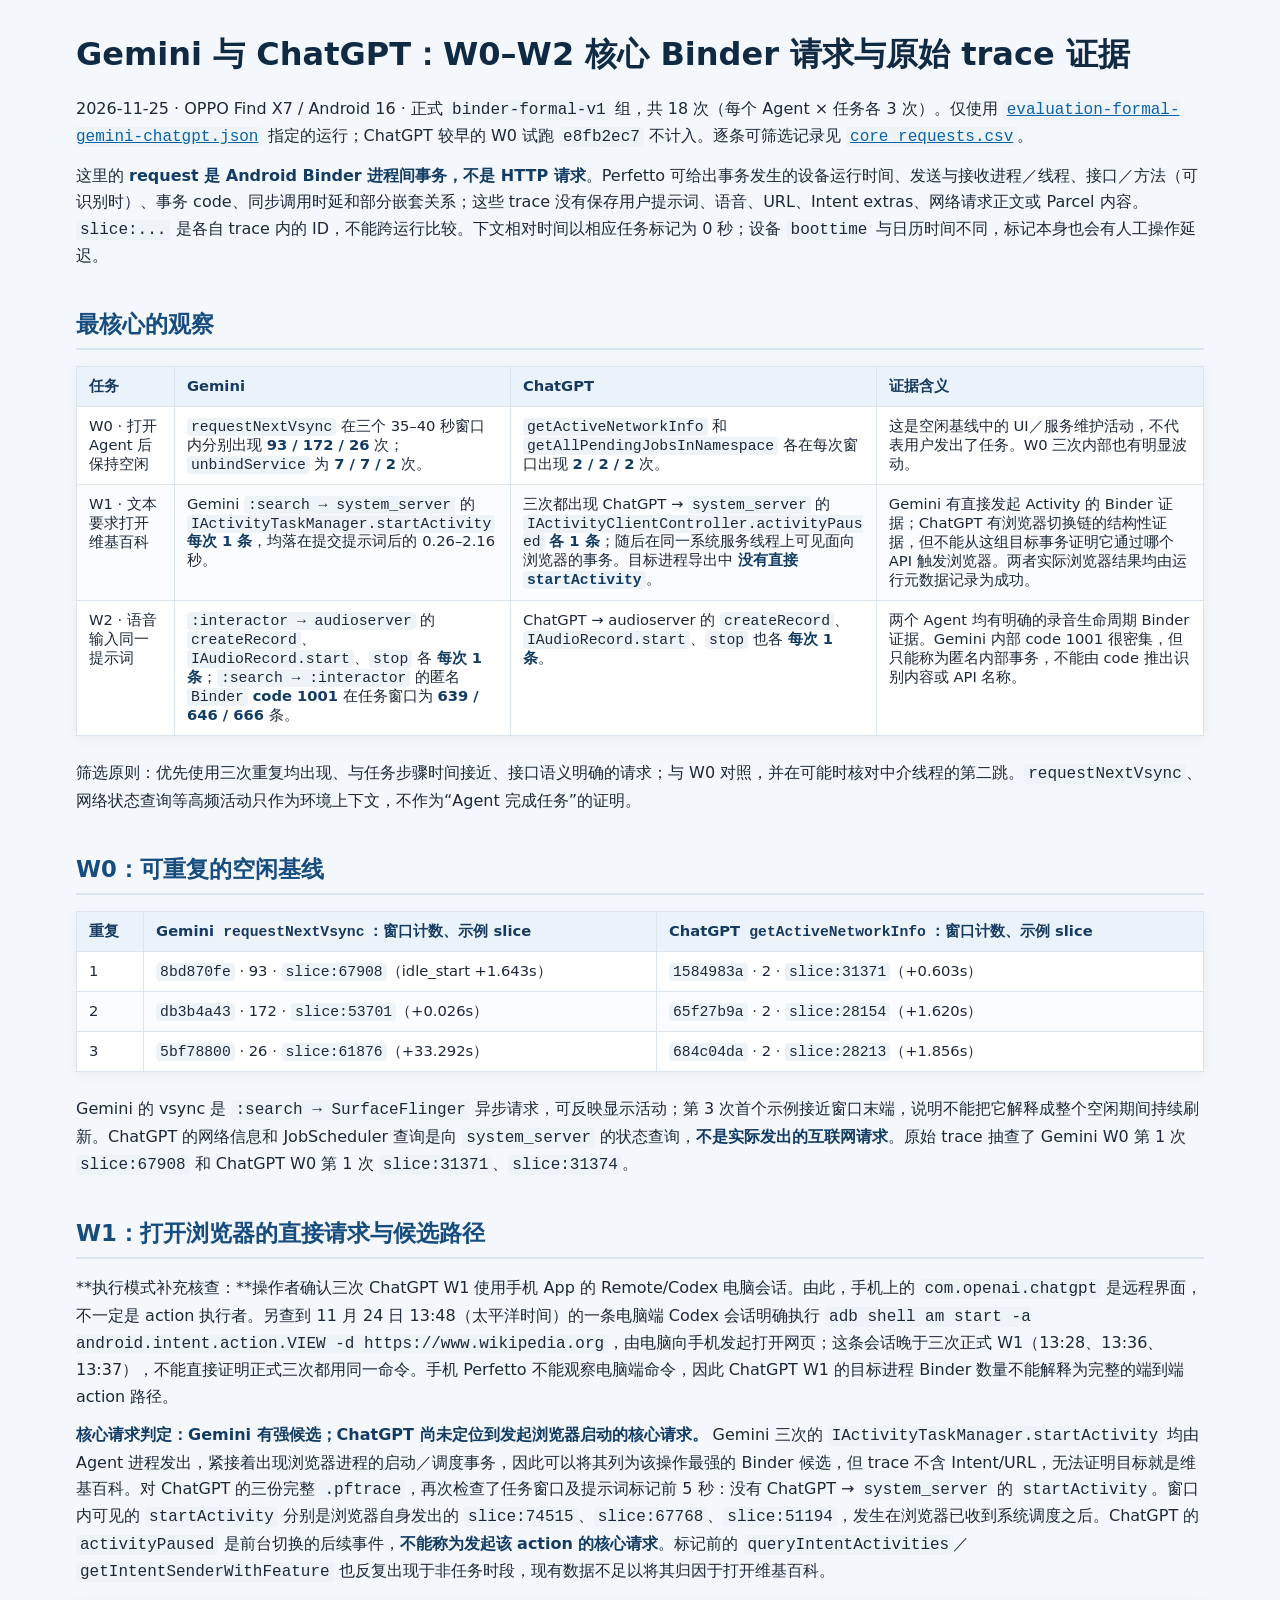
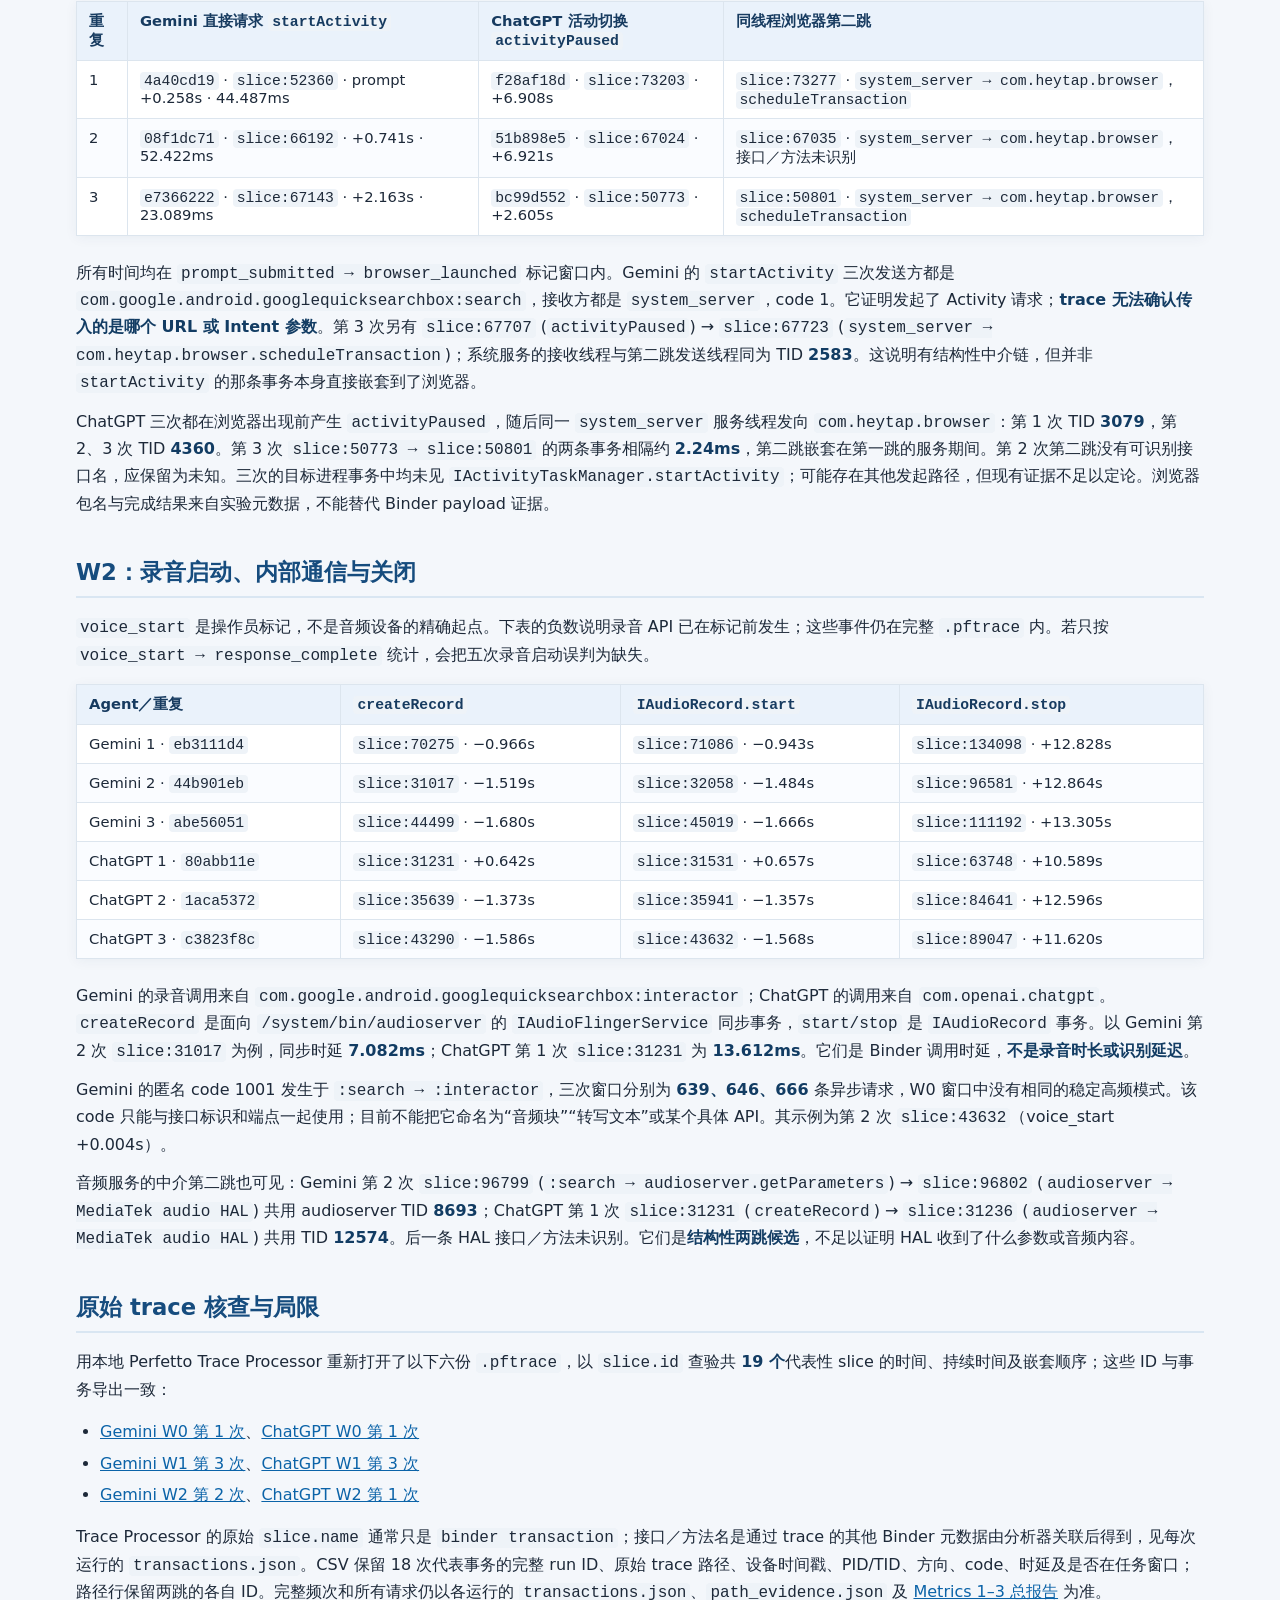
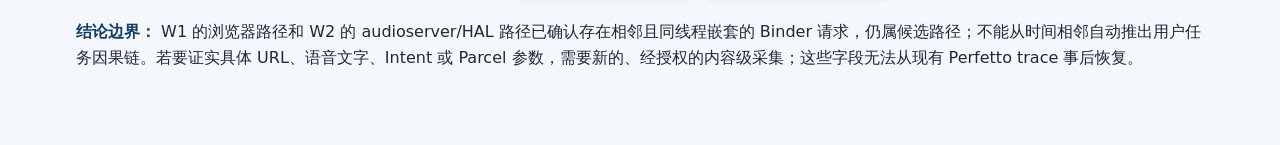
<file: reports/2026-11-25-core-requests/core_requests.html>
<!doctype html>
<html lang="zh-CN">
<head>
<meta charset="utf-8">
<meta name="viewport" content="width=device-width, initial-scale=1">
<title>Gemini 与 ChatGPT · W0–W2 核心 Binder 请求</title>
<style>
:root{color-scheme:light;font-family:system-ui,-apple-system,"Segoe UI",sans-serif;color:#1d2939;background:#f4f7fb}
*{box-sizing:border-box}body{margin:0}main{max-width:1180px;margin:0 auto;padding:34px 26px 80px}
h1{font-size:2rem;line-height:1.25;margin:0 0 22px;color:#102a43}h2{font-size:1.42rem;margin:40px 0 16px;padding-bottom:8px;border-bottom:2px solid #d9e6f2;color:#164c7e}
p,li{line-height:1.65}p{margin:12px 0}a{color:#0b63a8}a:hover{text-decoration-thickness:2px}
table{border-collapse:collapse;width:100%;background:white;margin:15px 0 24px;font-size:.92rem;box-shadow:0 2px 12px #183d5b0e}
th,td{padding:10px 12px;text-align:left;vertical-align:top;border:1px solid #dce5ee}th{background:#eaf2fb;color:#173b60}tr:nth-child(even) td{background:#fafcff}
code{font-family:ui-monospace,SFMono-Regular,Consolas,monospace;background:#eef3f8;border-radius:4px;padding:1px 4px;overflow-wrap:anywhere}
strong{color:#123c63}ul{padding-left:24px}li{margin:5px 0}
@media(max-width:780px){main{padding:22px 14px}table{display:block;overflow-x:auto;white-space:nowrap}h1{font-size:1.5rem}}
@media print{body{background:white}main{max-width:none;padding:0}table{box-shadow:none}a{color:inherit}}
</style>
</head>
<body><main>
<h1 id="gemini-chatgptw0w2-binder-trace">Gemini 与 ChatGPT：W0–W2 核心 Binder 请求与原始 trace 证据</h1>
<p>2026-11-25 · OPPO Find X7 / Android 16 · 正式 <code>binder-formal-v1</code> 组，共 18 次（每个 Agent × 任务各 3 次）。仅使用 <a href="../../runs/evaluation-formal-gemini-chatgpt.json"><code>evaluation-formal-gemini-chatgpt.json</code></a> 指定的运行；ChatGPT 较早的 W0 试跑 <code>e8fb2ec7</code> 不计入。逐条可筛选记录见 <a href="core_requests.csv"><code>core_requests.csv</code></a>。</p>
<p>这里的 <strong>request 是 Android Binder 进程间事务，不是 HTTP 请求</strong>。Perfetto 可给出事务发生的设备运行时间、发送与接收进程／线程、接口／方法（可识别时）、事务 code、同步调用时延和部分嵌套关系；这些 trace 没有保存用户提示词、语音、URL、Intent extras、网络请求正文或 Parcel 内容。<code>slice:...</code> 是各自 trace 内的 ID，不能跨运行比较。下文相对时间以相应任务标记为 0 秒；设备 <code>boottime</code> 与日历时间不同，标记本身也会有人工操作延迟。</p>
<h2 id="section">最核心的观察</h2>
<table>
<thead>
<tr>
<th>任务</th>
<th>Gemini</th>
<th>ChatGPT</th>
<th>证据含义</th>
</tr>
</thead>
<tbody>
<tr>
<td>W0 · 打开 Agent 后保持空闲</td>
<td><code>requestNextVsync</code> 在三个 35–40 秒窗口内分别出现 <strong>93 / 172 / 26</strong> 次；<code>unbindService</code> 为 <strong>7 / 7 / 2</strong> 次。</td>
<td><code>getActiveNetworkInfo</code> 和 <code>getAllPendingJobsInNamespace</code> 各在每次窗口出现 <strong>2 / 2 / 2</strong> 次。</td>
<td>这是空闲基线中的 UI／服务维护活动，不代表用户发出了任务。W0 三次内部也有明显波动。</td>
</tr>
<tr>
<td>W1 · 文本要求打开维基百科</td>
<td>Gemini <code>:search → system_server</code> 的 <code>IActivityTaskManager.startActivity</code> <strong>每次 1 条</strong>，均落在提交提示词后的 0.26–2.16 秒。</td>
<td>三次都出现 ChatGPT → <code>system_server</code> 的 <code>IActivityClientController.activityPaused</code> <strong>各 1 条</strong>；随后在同一系统服务线程上可见面向浏览器的事务。目标进程导出中 <strong>没有直接 <code>startActivity</code></strong>。</td>
<td>Gemini 有直接发起 Activity 的 Binder 证据；ChatGPT 有浏览器切换链的结构性证据，但不能从这组目标事务证明它通过哪个 API 触发浏览器。两者实际浏览器结果均由运行元数据记录为成功。</td>
</tr>
<tr>
<td>W2 · 语音输入同一提示词</td>
<td><code>:interactor → audioserver</code> 的 <code>createRecord</code>、<code>IAudioRecord.start</code>、<code>stop</code> 各 <strong>每次 1 条</strong>；<code>:search → :interactor</code> 的匿名 <code>Binder</code> <strong>code 1001</strong> 在任务窗口为 <strong>639 / 646 / 666</strong> 条。</td>
<td>ChatGPT → audioserver 的 <code>createRecord</code>、<code>IAudioRecord.start</code>、<code>stop</code> 也各 <strong>每次 1 条</strong>。</td>
<td>两个 Agent 均有明确的录音生命周期 Binder 证据。Gemini 内部 code 1001 很密集，但只能称为匿名内部事务，不能由 code 推出识别内容或 API 名称。</td>
</tr>
</tbody>
</table>
<p>筛选原则：优先使用三次重复均出现、与任务步骤时间接近、接口语义明确的请求；与 W0 对照，并在可能时核对中介线程的第二跳。<code>requestNextVsync</code>、网络状态查询等高频活动只作为环境上下文，不作为“Agent 完成任务”的证明。</p>
<h2 id="w0">W0：可重复的空闲基线</h2>
<table>
<thead>
<tr>
<th>重复</th>
<th>Gemini <code>requestNextVsync</code>：窗口计数、示例 slice</th>
<th>ChatGPT <code>getActiveNetworkInfo</code>：窗口计数、示例 slice</th>
</tr>
</thead>
<tbody>
<tr>
<td>1</td>
<td><code>8bd870fe</code> · 93 · <code>slice:67908</code>（idle_start +1.643s）</td>
<td><code>1584983a</code> · 2 · <code>slice:31371</code>（+0.603s）</td>
</tr>
<tr>
<td>2</td>
<td><code>db3b4a43</code> · 172 · <code>slice:53701</code>（+0.026s）</td>
<td><code>65f27b9a</code> · 2 · <code>slice:28154</code>（+1.620s）</td>
</tr>
<tr>
<td>3</td>
<td><code>5bf78800</code> · 26 · <code>slice:61876</code>（+33.292s）</td>
<td><code>684c04da</code> · 2 · <code>slice:28213</code>（+1.856s）</td>
</tr>
</tbody>
</table>
<p>Gemini 的 vsync 是 <code>:search → SurfaceFlinger</code> 异步请求，可反映显示活动；第 3 次首个示例接近窗口末端，说明不能把它解释成整个空闲期间持续刷新。ChatGPT 的网络信息和 JobScheduler 查询是向 <code>system_server</code> 的状态查询，<strong>不是实际发出的互联网请求</strong>。原始 trace 抽查了 Gemini W0 第 1 次 <code>slice:67908</code> 和 ChatGPT W0 第 1 次 <code>slice:31371</code>、<code>slice:31374</code>。</p>
<h2 id="w1">W1：打开浏览器的直接请求与候选路径</h2>
<p>**执行模式补充核查：**操作者确认三次 ChatGPT W1 使用手机 App 的 Remote/Codex 电脑会话。由此，手机上的 <code>com.openai.chatgpt</code> 是远程界面，不一定是 action 执行者。另查到 11 月 24 日 13:48（太平洋时间）的一条电脑端 Codex 会话明确执行 <code>adb shell am start -a android.intent.action.VIEW -d https://www.wikipedia.org</code>，由电脑向手机发起打开网页；这条会话晚于三次正式 W1（13:28、13:36、13:37），不能直接证明正式三次都用同一命令。手机 Perfetto 不能观察电脑端命令，因此 ChatGPT W1 的目标进程 Binder 数量不能解释为完整的端到端 action 路径。</p>
<p><strong>核心请求判定：Gemini 有强候选；ChatGPT 尚未定位到发起浏览器启动的核心请求。</strong> Gemini 三次的 <code>IActivityTaskManager.startActivity</code> 均由 Agent 进程发出，紧接着出现浏览器进程的启动／调度事务，因此可以将其列为该操作最强的 Binder 候选，但 trace 不含 Intent/URL，无法证明目标就是维基百科。对 ChatGPT 的三份完整 <code>.pftrace</code>，再次检查了任务窗口及提示词标记前 5 秒：没有 ChatGPT → <code>system_server</code> 的 <code>startActivity</code>。窗口内可见的 <code>startActivity</code> 分别是浏览器自身发出的 <code>slice:74515</code>、<code>slice:67768</code>、<code>slice:51194</code>，发生在浏览器已收到系统调度之后。ChatGPT 的 <code>activityPaused</code> 是前台切换的后续事件，<strong>不能称为发起该 action 的核心请求</strong>。标记前的 <code>queryIntentActivities</code>／<code>getIntentSenderWithFeature</code> 也反复出现于非任务时段，现有数据不足以将其归因于打开维基百科。</p>
<table>
<thead>
<tr>
<th>重复</th>
<th>Gemini 直接请求 <code>startActivity</code></th>
<th>ChatGPT 活动切换 <code>activityPaused</code></th>
<th>同线程浏览器第二跳</th>
</tr>
</thead>
<tbody>
<tr>
<td>1</td>
<td><code>4a40cd19</code> · <code>slice:52360</code> · prompt +0.258s · 44.487ms</td>
<td><code>f28af18d</code> · <code>slice:73203</code> · +6.908s</td>
<td><code>slice:73277</code> · <code>system_server → com.heytap.browser</code>，<code>scheduleTransaction</code></td>
</tr>
<tr>
<td>2</td>
<td><code>08f1dc71</code> · <code>slice:66192</code> · +0.741s · 52.422ms</td>
<td><code>51b898e5</code> · <code>slice:67024</code> · +6.921s</td>
<td><code>slice:67035</code> · <code>system_server → com.heytap.browser</code>，接口／方法未识别</td>
</tr>
<tr>
<td>3</td>
<td><code>e7366222</code> · <code>slice:67143</code> · +2.163s · 23.089ms</td>
<td><code>bc99d552</code> · <code>slice:50773</code> · +2.605s</td>
<td><code>slice:50801</code> · <code>system_server → com.heytap.browser</code>，<code>scheduleTransaction</code></td>
</tr>
</tbody>
</table>
<p>所有时间均在 <code>prompt_submitted → browser_launched</code> 标记窗口内。Gemini 的 <code>startActivity</code> 三次发送方都是 <code>com.google.android.googlequicksearchbox:search</code>，接收方都是 <code>system_server</code>，code 1。它证明发起了 Activity 请求；<strong>trace 无法确认传入的是哪个 URL 或 Intent 参数</strong>。第 3 次另有 <code>slice:67707</code> (<code>activityPaused</code>) → <code>slice:67723</code> (<code>system_server → com.heytap.browser.scheduleTransaction</code>)；系统服务的接收线程与第二跳发送线程同为 TID <strong>2583</strong>。这说明有结构性中介链，但并非 <code>startActivity</code> 的那条事务本身直接嵌套到了浏览器。</p>
<p>ChatGPT 三次都在浏览器出现前产生 <code>activityPaused</code>，随后同一 <code>system_server</code> 服务线程发向 <code>com.heytap.browser</code>：第 1 次 TID <strong>3079</strong>，第 2、3 次 TID <strong>4360</strong>。第 3 次 <code>slice:50773 → slice:50801</code> 的两条事务相隔约 <strong>2.24ms</strong>，第二跳嵌套在第一跳的服务期间。第 2 次第二跳没有可识别接口名，应保留为未知。三次的目标进程事务中均未见 <code>IActivityTaskManager.startActivity</code>；可能存在其他发起路径，但现有证据不足以定论。浏览器包名与完成结果来自实验元数据，不能替代 Binder payload 证据。</p>
<h2 id="w2">W2：录音启动、内部通信与关闭</h2>
<p><code>voice_start</code> 是操作员标记，不是音频设备的精确起点。下表的负数说明录音 API 已在标记前发生；这些事件仍在完整 <code>.pftrace</code> 内。若只按 <code>voice_start → response_complete</code> 统计，会把五次录音启动误判为缺失。</p>
<table>
<thead>
<tr>
<th>Agent／重复</th>
<th><code>createRecord</code></th>
<th><code>IAudioRecord.start</code></th>
<th><code>IAudioRecord.stop</code></th>
</tr>
</thead>
<tbody>
<tr>
<td>Gemini 1 · <code>eb3111d4</code></td>
<td><code>slice:70275</code> · −0.966s</td>
<td><code>slice:71086</code> · −0.943s</td>
<td><code>slice:134098</code> · +12.828s</td>
</tr>
<tr>
<td>Gemini 2 · <code>44b901eb</code></td>
<td><code>slice:31017</code> · −1.519s</td>
<td><code>slice:32058</code> · −1.484s</td>
<td><code>slice:96581</code> · +12.864s</td>
</tr>
<tr>
<td>Gemini 3 · <code>abe56051</code></td>
<td><code>slice:44499</code> · −1.680s</td>
<td><code>slice:45019</code> · −1.666s</td>
<td><code>slice:111192</code> · +13.305s</td>
</tr>
<tr>
<td>ChatGPT 1 · <code>80abb11e</code></td>
<td><code>slice:31231</code> · +0.642s</td>
<td><code>slice:31531</code> · +0.657s</td>
<td><code>slice:63748</code> · +10.589s</td>
</tr>
<tr>
<td>ChatGPT 2 · <code>1aca5372</code></td>
<td><code>slice:35639</code> · −1.373s</td>
<td><code>slice:35941</code> · −1.357s</td>
<td><code>slice:84641</code> · +12.596s</td>
</tr>
<tr>
<td>ChatGPT 3 · <code>c3823f8c</code></td>
<td><code>slice:43290</code> · −1.586s</td>
<td><code>slice:43632</code> · −1.568s</td>
<td><code>slice:89047</code> · +11.620s</td>
</tr>
</tbody>
</table>
<p>Gemini 的录音调用来自 <code>com.google.android.googlequicksearchbox:interactor</code>；ChatGPT 的调用来自 <code>com.openai.chatgpt</code>。<code>createRecord</code> 是面向 <code>/system/bin/audioserver</code> 的 <code>IAudioFlingerService</code> 同步事务，<code>start/stop</code> 是 <code>IAudioRecord</code> 事务。以 Gemini 第 2 次 <code>slice:31017</code> 为例，同步时延 <strong>7.082ms</strong>；ChatGPT 第 1 次 <code>slice:31231</code> 为 <strong>13.612ms</strong>。它们是 Binder 调用时延，<strong>不是录音时长或识别延迟</strong>。</p>
<p>Gemini 的匿名 code 1001 发生于 <code>:search → :interactor</code>，三次窗口分别为 <strong>639、646、666</strong> 条异步请求，W0 窗口中没有相同的稳定高频模式。该 code 只能与接口标识和端点一起使用；目前不能把它命名为“音频块”“转写文本”或某个具体 API。其示例为第 2 次 <code>slice:43632</code>（voice_start +0.004s）。</p>
<p>音频服务的中介第二跳也可见：Gemini 第 2 次 <code>slice:96799</code> (<code>:search → audioserver.getParameters</code>) → <code>slice:96802</code> (<code>audioserver → MediaTek audio HAL</code>) 共用 audioserver TID <strong>8693</strong>；ChatGPT 第 1 次 <code>slice:31231</code> (<code>createRecord</code>) → <code>slice:31236</code> (<code>audioserver → MediaTek audio HAL</code>) 共用 TID <strong>12574</strong>。后一条 HAL 接口／方法未识别。它们是<strong>结构性两跳候选</strong>，不足以证明 HAL 收到了什么参数或音频内容。</p>
<h2 id="trace">原始 trace 核查与局限</h2>
<p>用本地 Perfetto Trace Processor 重新打开了以下六份 <code>.pftrace</code>，以 <code>slice.id</code> 查验共 <strong>19 个</strong>代表性 slice 的时间、持续时间及嵌套顺序；这些 ID 与事务导出一致：</p>
<ul>
<li><a href="../../runs/8bd870fe8fb34a3a8c4f663f9477832c/capture.pftrace">Gemini W0 第 1 次</a>、<a href="../../runs/1584983ad23446af87d83fa8e32888f3/capture.pftrace">ChatGPT W0 第 1 次</a></li>
<li><a href="../../runs/e7366222cf4e45aaaeaa1164cfbaff81/capture.pftrace">Gemini W1 第 3 次</a>、<a href="../../runs/bc99d55227f74dd286e90baeebb603b2/capture.pftrace">ChatGPT W1 第 3 次</a></li>
<li><a href="../../runs/44b901eb9b4f4b57831c9838693e723b/capture.pftrace">Gemini W2 第 2 次</a>、<a href="../../runs/80abb11ec0d5483eaae1b58087fa3d99/capture.pftrace">ChatGPT W2 第 1 次</a></li>
</ul>
<p>Trace Processor 的原始 <code>slice.name</code> 通常只是 <code>binder transaction</code>；接口／方法名是通过 trace 的其他 Binder 元数据由分析器关联后得到，见每次运行的 <code>transactions.json</code>。CSV 保留 18 次代表事务的完整 run ID、原始 trace 路径、设备时间戳、PID/TID、方向、code、时延及是否在任务窗口；路径行保留两跳的各自 ID。完整频次和所有请求仍以各运行的 <code>transactions.json</code>、<code>path_evidence.json</code> 及 <a href="../2026-11-24-metrics-1-3-gemini-chatgpt/metrics.md">Metrics 1–3 总报告</a> 为准。</p>
<p><strong>结论边界：</strong> W1 的浏览器路径和 W2 的 audioserver/HAL 路径已确认存在相邻且同线程嵌套的 Binder 请求，仍属候选路径；不能从时间相邻自动推出用户任务因果链。若要证实具体 URL、语音文字、Intent 或 Parcel 参数，需要新的、经授权的内容级采集；这些字段无法从现有 Perfetto trace 事后恢复。</p>

</main></body></html>
</file>
